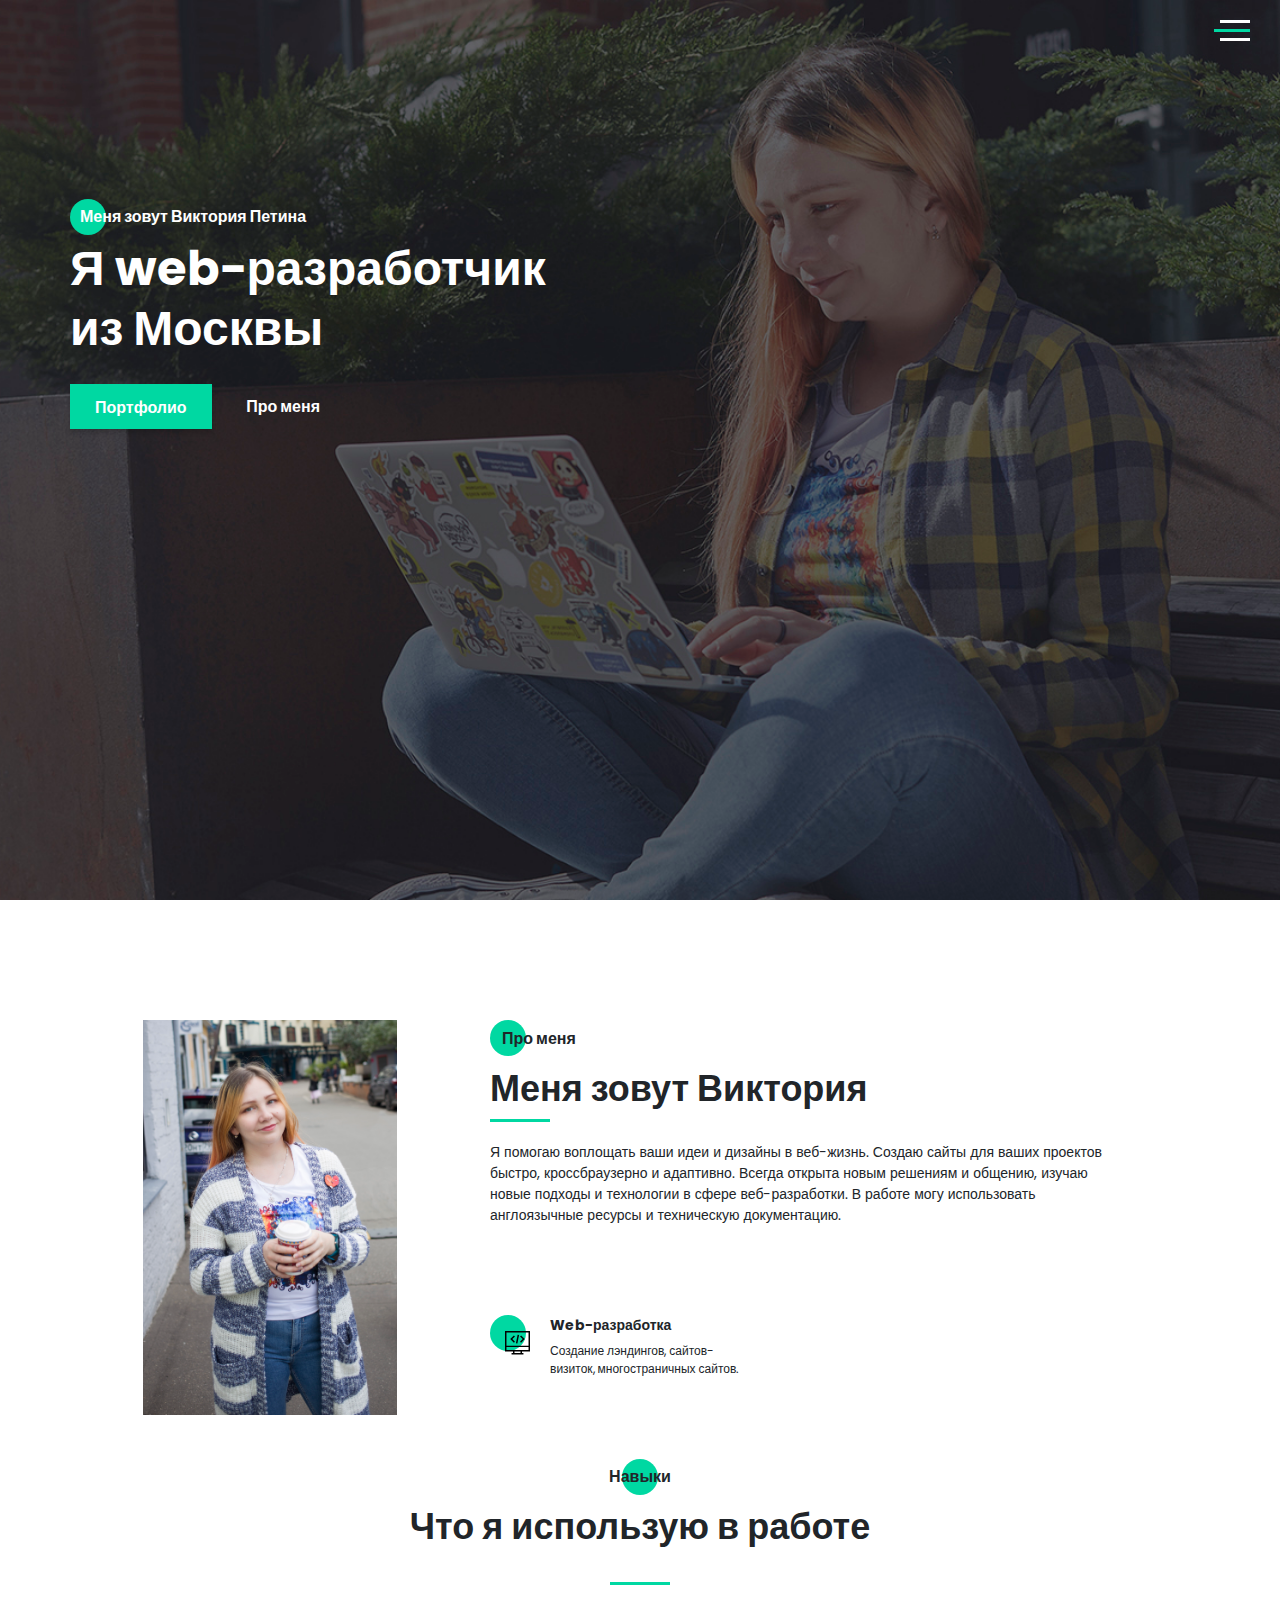
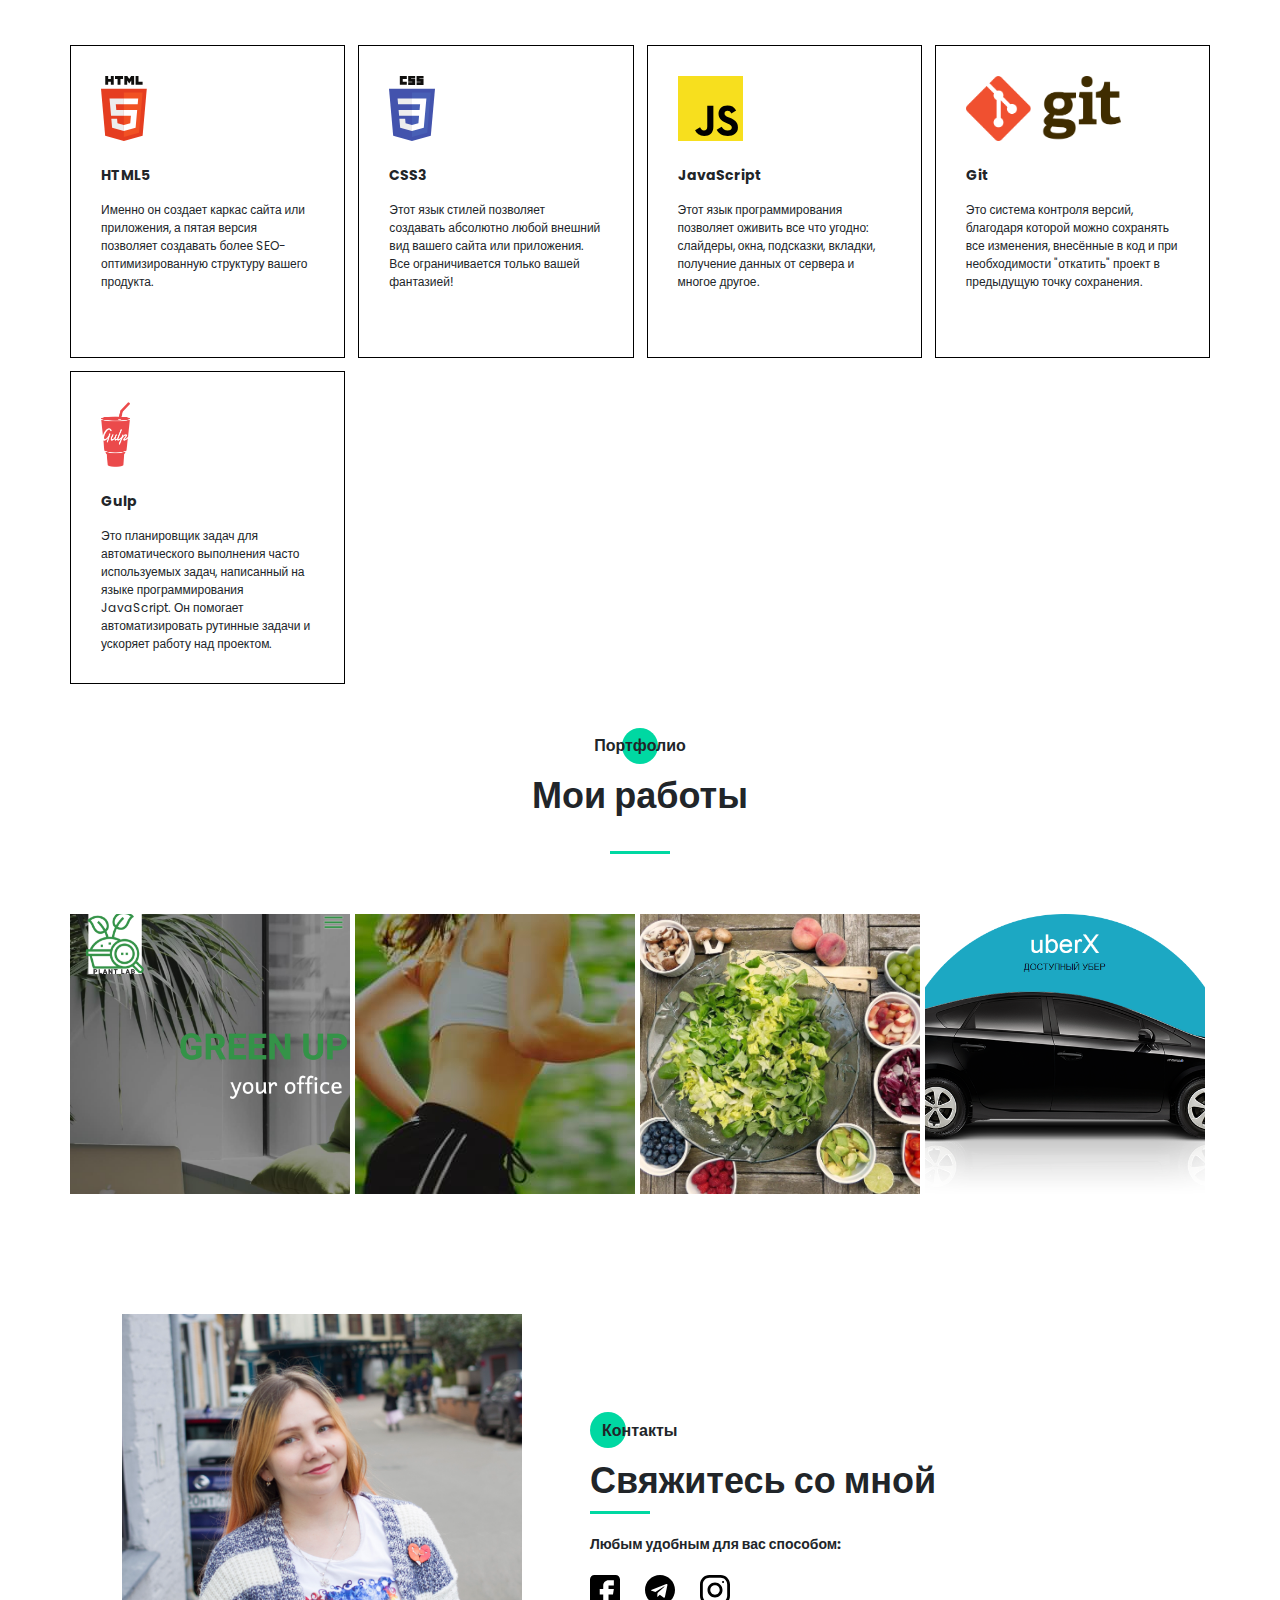
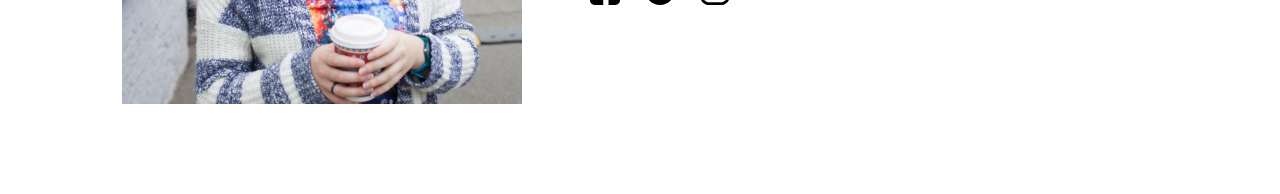
<file: index.html>
<!DOCTYPE html><html lang="ru"><head><meta charset="UTF-8"><meta name="viewport" content="width=device-width,initial-scale=1"><meta http-equiv="X-UA-Compatible" content="ie=edge"><!-- Primary Meta Tags --><title>Портфолио</title><meta name="title" content="Портфолио"><meta name="description" content="Здесь вы сможете ознакомиться с моими работами и узнать больше обо мне"><!-- Open Graph / Facebook --><meta property="og:type" content="website"><meta property="og:url" content="https://ginger-kitsune.github.io"><meta property="og:title" content="Портфолио"><meta property="og:description" content="Здесь вы сможете ознакомиться с моими работами и узнать больше обо мне"><meta property="og:image" content="https://ginger-kitsune.github.io/img/main_bg.jpg"><!-- Twitter --><meta property="twitter:card" content="summary_large_image"><meta property="twitter:url" content="https://ginger-kitsune.github.io"><meta property="twitter:title" content="Портфолио"><meta property="twitter:description" content="Здесь вы сможете ознакомиться с моими работами и узнать больше обо мне"><meta property="twitter:image" content="https://ginger-kitsune.github.io/img/main_bg.jpg"><!-- Favicon  --><link rel="apple-touch-icon" sizes="57x57" href="icons/favicon//apple-icon-57x57.png"><link rel="apple-touch-icon" sizes="60x60" href="icons/favicon//apple-icon-60x60.png"><link rel="apple-touch-icon" sizes="72x72" href="icons/favicon//apple-icon-72x72.png"><link rel="apple-touch-icon" sizes="76x76" href="icons/favicon//apple-icon-76x76.png"><link rel="apple-touch-icon" sizes="114x114" href="icons/favicon//apple-icon-114x114.png"><link rel="apple-touch-icon" sizes="120x120" href="icons/favicon//apple-icon-120x120.png"><link rel="apple-touch-icon" sizes="144x144" href="icons/favicon//apple-icon-144x144.png"><link rel="apple-touch-icon" sizes="152x152" href="icons/favicon//apple-icon-152x152.png"><link rel="apple-touch-icon" sizes="180x180" href="icons/favicon//apple-icon-180x180.png"><link rel="icon" type="image/png" sizes="192x192" href="icons/favicon//android-icon-192x192.png"><link rel="icon" type="image/png" sizes="32x32" href="icons/favicon//favicon-32x32.png"><link rel="icon" type="image/png" sizes="96x96" href="icons/favicon//favicon-96x96.png"><link rel="icon" type="image/png" sizes="16x16" href="icons/favicon//favicon-16x16.png"><link rel="manifest" href="icons/favicon//manifest.json"><meta name="msapplication-TileColor" content="#ffffff"><meta name="msapplication-TileImage" content="icons/favicon//ms-icon-144x144.png"><meta name="theme-color" content="#ffffff"><link rel="stylesheet" href="css/style.min.css"></head><body><aside class="sidepanel"><a href="http://www.facebook.com/petina.victoria" class="sidepanel__link"><svg width="20" height="20" viewBox="0 0 20 20" fill="none" xmlns="http://www.w3.org/2000/svg"><path d="M-7.46167e-07 2.92969L-1.28061e-07 17.0703C-5.74539e-08 18.6856 1.31439 20 2.92969 20L17.0703 20C18.6856 20 20 18.6856 20 17.0703L20 11.1719L12.9297 11.1719L12.9297 13.5156L9.41406 13.5156L9.41406 11.1719L7.03125 11.1719C5.09262 11.1719 3.51562 9.59488 3.51562 7.65625L3.51562 4.10156L7.03125 4.10156L7.03125 7.65625L9.41406 7.65625L9.41406 4.10156L12.9297 4.6875L12.9297 7.65625L20 7.65625L20 2.92969C20 1.31439 18.6856 -8.16774e-07 17.0703 -7.46167e-07L2.92969 -1.28061e-07C1.31439 -5.74539e-08 -8.16774e-07 1.31439 -7.46167e-07 2.92969Z" fill="black"/></svg> </a><a href="http://www.instagram.com/kitsune_in_web" class="sidepanel__link"><svg width="20" height="20" viewBox="0 0 20 20" fill="none" xmlns="http://www.w3.org/2000/svg"><path d="M-6.01032e-07 6.25L-2.73196e-07 13.75C-1.22337e-07 17.2012 2.79875 20 6.25 20L13.75 20C17.2013 20 20 17.2012 20 13.75L20 6.25C20 2.79875 17.2012 -7.51891e-07 13.75 -6.01032e-07L6.25 -2.73196e-07C2.79875 -1.22337e-07 -7.51891e-07 2.79875 -6.01032e-07 6.25ZM13.75 1.875C16.1625 1.875 18.125 3.8375 18.125 6.25L18.125 13.75C18.125 16.1625 16.1625 18.125 13.75 18.125L6.25 18.125C3.8375 18.125 1.875 16.1625 1.875 13.75L1.875 6.25C1.875 3.8375 3.8375 1.875 6.25 1.875L13.75 1.875Z" fill="black"/><path d="M5 10C5 12.7612 7.23875 15 10 15C12.7613 15 15 12.7612 15 10C15 7.23875 12.7612 5 10 5C7.23875 5 5 7.23875 5 10ZM13.125 10C13.125 11.7225 11.7225 13.125 10 13.125C8.27625 13.125 6.875 11.7225 6.875 10C6.875 8.2775 8.27625 6.875 10 6.875C11.7225 6.875 13.125 8.2775 13.125 10Z" fill="black"/><path d="M5.29123 4.625C5.29123 4.25704 4.99295 3.95875 4.62499 3.95875C4.25703 3.95875 3.95874 4.25704 3.95874 4.625C3.95874 4.99296 4.25703 5.29125 4.62499 5.29125C4.99295 5.29125 5.29123 4.99296 5.29123 4.625Z" fill="black"/></svg> </a><a href="http://github.com/ginger-kitsune" class="sidepanel__link"><svg width="19" height="20" viewBox="0 0 19 20" fill="none" xmlns="http://www.w3.org/2000/svg"><path d="M-4.37114e-07 9.99951C-1.95608e-07 15.5245 4.36167 19.9995 9.74107 19.9995C14.0457 19.9995 17.6962 17.1345 18.9832 13.162C19.0749 12.662 18.7734 12.4787 18.5148 12.4787C18.2835 12.4787 17.6706 12.487 16.8585 12.4912C17.4459 15.2728 15.5517 15.8595 15.5517 15.8595C14.4274 16.3145 14.1267 16.972 14.1267 16.972C13.5228 17.8778 13.5352 16.902 13.5352 16.902C13.603 15.8978 14.5389 15.3703 14.5389 15.3703C16.0283 14.4787 15.5979 13.0295 15.3493 12.4578C14.719 12.3678 14.2903 12.1103 14.0466 11.8245C13.8029 14.0453 12.9652 16.3795 9.23304 16.3795C8.16988 16.3795 7.30085 15.992 6.61933 15.3503C6.37316 15.4628 5.3827 15.8003 4.04116 15.2628C4.04116 15.2628 3.78012 14.4253 5.03988 12.5128C4.82345 11.7128 4.71606 10.8628 4.7111 10.0128C4.71606 9.16284 4.82345 8.31285 5.03988 7.51284C3.78012 5.61285 4.04116 4.77535 4.04116 4.77535C5.3827 4.23785 6.37316 4.57534 6.61933 4.67535C7.30085 4.03785 8.16988 3.65035 9.23304 3.65035C12.9752 3.65035 13.7987 5.98784 14.0383 8.21284C14.3307 7.86284 14.928 7.53784 15.8408 7.53784C17.1444 7.53784 18.1918 7.55034 18.5082 7.55034C18.7635 7.55034 19.0683 7.37534 18.9708 6.86284C17.692 2.86201 14.0391 -0.000488895 9.74107 -0.000488707C4.36167 -0.000488472 -6.7851e-07 4.47701 -4.37114e-07 9.99951Z" fill="black"/></svg></a><div class="sidepanel__divider"></div><div class="sidepanel__text"><span>Социальные сети</span></div></aside><div class="menu"><div class="menu__block"><div class="menu__close"><svg width="29" height="30" viewBox="0 0 29 30" fill="none" xmlns="http://www.w3.org/2000/svg"><path d="M17.1568 14.5231L28.4489 3.23075C29.1837 2.49623 29.1837 1.30861 28.4489 0.574085C27.7144 -0.160437 26.5267 -0.160437 25.7922 0.574085L14.4998 11.8665L3.20781 0.574085C2.47295 -0.160437 1.28567 -0.160437 0.551149 0.574085C-0.183716 1.30861 -0.183716 2.49623 0.551149 3.23075L11.8432 14.5231L0.551149 25.8155C-0.183716 26.55 -0.183716 27.7376 0.551149 28.4721C0.917206 28.8385 1.39852 29.0226 1.87948 29.0226C2.36045 29.0226 2.84141 28.8385 3.20781 28.4721L14.4998 17.1798L25.7922 28.4721C26.1586 28.8385 26.6396 29.0226 27.1205 29.0226C27.6015 29.0226 28.0825 28.8385 28.4489 28.4721C29.1837 27.7376 29.1837 26.55 28.4489 25.8155L17.1568 14.5231Z" fill="black"/></svg></div><nav><ul class="menu__list"><li class="menu__link"><a href="#about">Про меня</a></li><li class="menu__link"><a href="#skills">Мои навыки</a></li><li class="menu__link"><a href="#portfolio">Мои работы</a></li><li class="menu__link"><a href="#contacts">Контакты</a></li></ul></nav><div class="menu__social"><a href="http://github.com/ginger-kitsune"><svg width="20" height="19" viewBox="0 0 20 19" fill="none" xmlns="http://www.w3.org/2000/svg"><path d="M10 0C4.475 0 0 4.36167 0 9.74107C0 14.0457 2.865 17.6962 6.8375 18.9832C7.3375 19.0749 7.52083 18.7734 7.52083 18.5148C7.52083 18.2835 7.5125 17.6706 7.50833 16.8585C4.72667 17.4459 4.14 15.5517 4.14 15.5517C3.685 14.4274 3.0275 14.1267 3.0275 14.1267C2.12167 13.5228 3.0975 13.5352 3.0975 13.5352C4.10167 13.603 4.62917 14.5389 4.62917 14.5389C5.52083 16.0283 6.97 15.5979 7.54167 15.3493C7.63167 14.719 7.88917 14.2903 8.175 14.0466C5.95417 13.8029 3.62 12.9652 3.62 9.23304C3.62 8.16988 4.0075 7.30085 4.64917 6.61934C4.53667 6.37317 4.19917 5.3827 4.73667 4.04116C4.73667 4.04116 5.57417 3.78012 7.48667 5.03988C8.28667 4.82345 9.13667 4.71606 9.98667 4.7111C10.8367 4.71606 11.6867 4.82345 12.4867 5.03988C14.3867 3.78012 15.2242 4.04116 15.2242 4.04116C15.7617 5.3827 15.4242 6.37317 15.3242 6.61934C15.9617 7.30085 16.3492 8.16988 16.3492 9.23304C16.3492 12.9752 14.0117 13.7987 11.7867 14.0383C12.1367 14.3307 12.4617 14.928 12.4617 15.8408C12.4617 17.1444 12.4492 18.1918 12.4492 18.5082C12.4492 18.7635 12.6242 19.0683 13.1367 18.9708C17.1375 17.692 20 14.0391 20 9.74107C20 4.36167 15.5225 0 10 0Z" fill="#212121"/></svg> </a><a href="http://www.instagram.com/kitsune_in_web"><svg width="20" height="20" viewBox="0 0 20 20" fill="none" xmlns="http://www.w3.org/2000/svg"><path d="M13.7495 0L6.24951 0C2.79826 0 -0.000488281 2.79875 -0.000488281 6.25L-0.000488281 13.75C-0.000488281 17.2013 2.79826 20 6.24951 20L13.7495 20C17.2008 20 19.9995 17.2013 19.9995 13.75L19.9995 6.25C19.9995 2.79875 17.2008 0 13.7495 0ZM18.1245 13.75C18.1245 16.1625 16.162 18.125 13.7495 18.125L6.24951 18.125C3.83701 18.125 1.87451 16.1625 1.87451 13.75L1.87451 6.25C1.87451 3.8375 3.83701 1.875 6.24951 1.875L13.7495 1.875C16.162 1.875 18.1245 3.8375 18.1245 6.25L18.1245 13.75Z" fill="black"/><path d="M9.99951 5C7.23826 5 4.99951 7.23875 4.99951 10C4.99951 12.7613 7.23826 15 9.99951 15C12.7608 15 14.9995 12.7613 14.9995 10C14.9995 7.23875 12.7608 5 9.99951 5ZM9.99951 13.125C8.27701 13.125 6.87451 11.7225 6.87451 10C6.87451 8.27625 8.27701 6.875 9.99951 6.875C11.722 6.875 13.1245 8.27625 13.1245 10C13.1245 11.7225 11.722 13.125 9.99951 13.125Z" fill="black"/><path d="M15.3745 5.29123C15.7425 5.29123 16.0408 4.99295 16.0408 4.62499C16.0408 4.25703 15.7425 3.95874 15.3745 3.95874C15.0065 3.95874 14.7083 4.25703 14.7083 4.62499C14.7083 4.99295 15.0065 5.29123 15.3745 5.29123Z" fill="black"/></svg> </a><a href="http://www.facebook.com/petina.victoria"><svg width="20" height="20" viewBox="0 0 20 20" fill="none" xmlns="http://www.w3.org/2000/svg"><path d="M17.0698 0L2.9292 0C1.3139 0 -0.000488281 1.31439 -0.000488281 2.92969L-0.000488281 17.0703C-0.000488281 18.6856 1.3139 20 2.9292 20L8.82764 20L8.82764 12.9297L6.48389 12.9297L6.48389 9.41406L8.82764 9.41406L8.82764 7.03125C8.82764 5.09262 10.4046 3.51563 12.3433 3.51563L15.8979 3.51563L15.8979 7.03125L12.3433 7.03125L12.3433 9.41406L15.8979 9.41406L15.312 12.9297L12.3433 12.9297L12.3433 20L17.0698 20C18.6851 20 19.9995 18.6856 19.9995 17.0703L19.9995 2.92969C19.9995 1.31439 18.6851 0 17.0698 0Z" fill="black"/></svg></a></div></div><div class="menu__overlay"></div></div><section class="promo"><div class="hamburger"><span></span> <span class="long"></span> <span></span></div><div class="container"><div class="title title_fz-16 promo__subtitle">Меня зовут Виктория Петина</div><h1 class="title title_fz-48 promo__title">Я web-разработчик из Москвы</h1><div class="promo__buttons"><a href="#portfolio" class="promo__link btn">Портфолио</a> <a href="#about" class="promo__link">Про меня</a></div></div></section><section id="about" class="about"><div class="container"><div class="about__wrapper"><div class="about__photo"><picture><source media="(max-width: 576px)" srcset="img/main_photo-min.jpg"><source media="(min-width: 577px)" srcset="img/main_photo.jpg"><img src="img/main_photo.jpg" alt="It's me"></picture></div><div class="about__descr"><h2 class="title title_fz-16 about__title">Про меня</h2><div class="title title_fz-36">Меня зовут Виктория</div><div class="divider"></div><p class="about__text">Я помогаю воплощать ваши идеи и дизайны в веб-жизнь. Создаю сайты для ваших проектов быстро, кроссбраузерно и адаптивно. Всегда открыта новым решениям и общению, изучаю новые подходы и технологии в сфере веб-разработки. В работе могу использовать англоязычные ресурсы и техническую документацию.</p></div><div class="about__skills"><div class="about__skill"><div class="about__skill-circle"><img src="icons/about_me/web_development.svg" alt="web-dev"></div><div><div class="title title_fz-14">Web-разработка</div><div class="about__skills-text">Создание лэндингов, сайтов-визиток, многостраничных сайтов.</div></div></div><!-- <div class="about__skill">
						<div class="about__skill-circle">
							<img src="icons/about_me/mobile_dev.svg" alt="web-dev">
						</div>					
						<div>
							<div class="title title_fz-14">Разработка приложений</div>
							<div class="about__skills-text">
								Lorem ipsum dolor sit amet consectetur adipisicing elit.  si
							</div>
						</div>
					</div>
					<div class="about__skill">
						<div class="about__skill-circle">
							<img src="icons/about_me/design.svg" alt="web-dev">
						</div>					
						<div>
							<div class="title title_fz-14">UI/UX Design</div>
							<div class="about__skills-text">
								Lorem ipsum dolor sit amet consectetur adipisicing elit. Culpa nostrum quam quibusdam, eum saepe ull
							</div>	
						</div>
					</div> --></div></div></div></section><!-- <section class="resume">
		<div class="container">
			<h2 class="title title_fz-16 title__section-title">Опыт</h2>
			<div class="title title_fz-36 title__section-subtitle">Чем я буду полезна</div>
			<div class="divider"></div>

			<div class="resume__wrapper">
				<div class="resume__column">
					<h3 class="title title_fz-20 resume__column-title">Образование</h3>
					<ul>
						<li>
							<div class="resume__item">
								<div class="resume__item-head">
									<div class="resume__item-icon">
										<img src="icons/experience/university.svg" alt="university">
									</div>
									<h4 class="title title_fz-14">Российский Университет Дружбы Народов</h4>
									<div class="resume__item-location"> Диплом бакалавра | Москва (2010-2014)</div>
								</div>
								<div class="resume__item-body">
									Lorem ipsum dolor, sit amet consectetur adipisicing elit. Necessitatibus esse atque illo. Laboriosam dolorum, corporis laudantium placeat esse totam vero earum voluptatibus ipsum labore reiciendis.
								</div>
							</div>
						</li>
						<li>
							<div class="resume__item">
								<div class="resume__item-head">
									<div class="resume__item-icon">
										<img src="icons/experience/courses.svg" alt=courses>
									</div>
									<h4 class="title title_fz-14">Udemy</h4>
									<div class="resume__item-location"> Курсы по Web-разработке</div>
								</div>
								<div class="resume__item-body">
									Lorem ipsum dolor, sit amet consectetur adipisicing elit. Necessitatibus esse atque illo. Laboriosam dolorum, corporis laudantium placeat esse totam vero earum voluptatibus ipsum labore reiciendis.
								</div>
							</div>
						</li>
					</ul>
				</div>
				<div class="resume__column">
					<h3 class="title title_fz-20 resume__column-title">Опыт работы</h3>
					<ul>
						<li>
							<div class="resume__item">
								<div class="resume__item-head">
									<div class="resume__item-icon">
										<img src="icons/experience/developer.svg" alt="experience">
									</div>
									<h4 class="title title_fz-14">Front-End Developer</h4>
									<div class="resume__item-location">Фриланс</div>
								</div>
								<div class="resume__item-body">
									Lorem ipsum dolor, sit amet consectetur adipisicing elit. Necessitatibus esse atque illo. Laboriosam dolorum, corporis laudantium placeat esse totam vero earum voluptatibus ipsum labore reiciendis.
								</div>
							</div>
						</li>
					</ul>
				</div>
				</div>
			</div>
		</div>
	</section> --><section id="skills" class="skills"><div class="container"><h2 class="title title_fz-16 title__section-title">Навыки</h2><div class="title title_fz-36 title__section-subtitle">Что я использую в работе</div><div class="divider"></div><div class="skills__wrapper"><div class="skills__item"><div class="skills__item-icon"><img src="icons/skills/html5.svg" alt="html5"></div><div class="title title_fz-14 skills__item-title">HTML5</div><div class="skills__item-descr">Именно он создает каркас сайта или приложения, а пятая версия позволяет создавать более SEO-оптимизированную структуру вашего продукта.</div></div><div class="skills__item"><div class="skills__item-icon"><img src="icons/skills/css3.svg" alt="css3"></div><div class="title title_fz-14 skills__item-title">CSS3</div><div class="skills__item-descr">Этот язык стилей позволяет создавать абсолютно любой внешний вид вашего сайта или приложения. Все ограничивается только вашей фантазией!</div></div><div class="skills__item"><div class="skills__item-icon"><img src="icons/skills/js.svg" alt="javascript"></div><div class="title title_fz-14 skills__item-title">JavaScript</div><div class="skills__item-descr">Этот язык программирования позволяет оживить все что угодно: слайдеры, окна, подсказки, вкладки, получение данных от сервера и многое другое.</div></div><!-- <div class="skills__item">
					<div class="skills__item-icon"><img src="icons/skills/react.svg" alt=""></div>
					<div class="title title_fz-14 skills__item-title">React</div>
					<div class="skills__item-descr">Эта библиотека позволяет создавать web-приложения. С ее помощью можно создать максимально интерактивный продукт именно под ваши цели</div>
				</div> --><div class="skills__item"><div class="skills__item-icon"><img src="icons/skills/git.png" alt=""></div><div class="title title_fz-14 skills__item-title">Git</div><div class="skills__item-descr">Это система контроля версий, благодаря которой можно сохранять все изменения, внесённые в код и при необходимости "откатить" проект в предыдущую точку сохранения.</div></div><div class="skills__item"><div class="skills__item-icon"><img src="icons/skills/gulp.png" alt=""></div><div class="title title_fz-14 skills__item-title">Gulp</div><div class="skills__item-descr">Это планировщик задач для автоматического выполнения часто используемых задач, написанный на языке программирования JavaScript. Он помогает автоматизировать рутинные задачи и ускоряет работу над проектом.</div></div></div><!-- <div class="skills__percents">
				<div class="skills__percents-item">
					<div class="title title_fz-14 skills__percents-title">Создание сайтов</div>
					<div class="skills__percents-counter">80%</div>
					<div class="skills__percents-line">
						<span></span>
					</div>
				</div>
				<div class="skills__percents-item">
					<div class="title title_fz-14 skills__percents-title">Создание приложений</div>
					<div class="skills__percents-counter">20%</div>
					<div class="skills__percents-line">
						<span></span>
					</div>
				</div>
				<div class="skills__percents-item">
					<div class="title title_fz-14 skills__percents-title">Работа с данными</div>
					<div class="skills__percents-counter">70%</div>
					<div class="skills__percents-line">
						<span></span>
					</div>
				</div>
				<div class="skills__percents-item">
					<div class="title title_fz-14 skills__percents-title">Креативность</div>
					<div class="skills__percents-counter">90%</div>
					<div class="skills__percents-line">
						<span></span>
					</div>
				</div>
				<div class="skills__percents-item">
					<div class="title title_fz-14 skills__percents-title">Создание дизайна</div>
					<div class="skills__percents-counter">50%</div>
					<div class="skills__percents-line">
						<span></span>
					</div>
				</div>
				<div class="skills__percents-item">
					<div class="title title_fz-14 skills__percents-title">Soft skills</div>
					<div class="skills__percents-counter">90%</div>
					<div class="skills__percents-line">
						<span></span>
					</div>
					</div>
				</div>
			</div> --></div></section><section id="portfolio" class="portfolio"><div class="container"><h2 class="title title_fz-16 title__section-title">Портфолио</h2><div class="title title_fz-36 title__section-subtitle">Мои работы</div><div class="divider"></div><div class="portfolio__wrapper"><a href="/plant_lab" class="portfolio__item"><img src="img/works/plant_lab.png" alt="plant lab"> </a><a href="/pulse" class="portfolio__item"><img src="img/works/pulse.jpg" alt="pulse"> </a><a href="/healthy_you" class="portfolio__item"><img src="img/works/healthy_you.jpg" alt="healthy_you"> </a><!-- <a href="#" class="portfolio__item vertical">
					<img src="img/works/food.png" alt="food">
				</a> --> <a href="/uber_student" class="portfolio__item"><img src="img/works/car-uberx.png" alt="uber"> </a><!-- <a href="#" class="portfolio__item horizontal">
					<img src="img/works/healthy_you.jpg" alt="healthy_you">
				</a> --></div></div></section><!-- <section class="pricelist">
		<div class="container">
			<h2 class="title title_fz-16 title__section-title">Прайс-лист</h2>
			<div class="divider"></div>
			<div class="pricelist__wrapper">
				<div class="pricelist__item">
					<div class="title title_fz-14">Landing-page</div>
					<div class="pricelist__price"> от 8000 руб.</div>
					<div class="pricelist__descr">Одностраничный сайт для презентации услуг/товаров/...</div>
				</div>
				<div class="pricelist__item">
					<div class="title title_fz-14">Корпоративный сайт</div>
					<div class="pricelist__price"> от 20000 руб.</div>
					<div class="pricelist__descr">Сайт для вашего бизнеса или компании</div>
				</div>
				<div class="pricelist__item">
					<div class="title title_fz-14">Интернет-магазин</div>
					<div class="pricelist__price"> от 30000 руб.</div>
					<div class="pricelist__descr">Инструмент для ваших продаж в сети</div>
				</div>
				<div class="pricelist__item">
					<div class="title title_fz-14">Web-приложение</div>
					<div class="pricelist__price"> от 28000 руб.</div>
					<div class="pricelist__descr">Приложение внутри браузера для большего комфорта</div>
				</div>
				<div class="pricelist__item">
					<div class="title title_fz-14">Android/IOS Приложение</div>
					<div class="pricelist__price"> от 25000 руб.</div>
					<div class="pricelist__descr">Приложение для смартфона на любой ОС</div>
				</div>
				<div class="pricelist__item">
					<div class="title title_fz-14">Дизайн</div>
					<div class="pricelist__price"> Индивидуально</div>
					<div class="pricelist__descr">Создам дизайн для вашего сайта/приложения...</div>
				</div>
			</div>
		</div>
	</section> --><section id="contacts" class="contacts"><div class="container"><div class="contacts__wrapper"><div class="contacts__photo"><img src="img/main_photo-min.jpg" alt="It's me"></div><div class="contacts__descr"><h2 class="title title_fz-16 contacts__title">Контакты</h2><div class="title title_fz-36">Свяжитесь со мной</div><div class="divider"></div><div class="title title_fz-14 contacts__text">Любым удобным для вас способом:</div><div class="contacts__social"><a href="https://www.facebook.com/petina.victoria" class="contacts__link"><img src="icons/social/facebook.svg" alt="Facebook"></a><a href="http://t.me/gingerKitsune" class="contacts__link"><img src="icons/social/telegram.svg" alt="Telegram"></a><a href="http://www.instagram.com/kitsune_in_web" class="contacts__link"><img src="icons/social/instagram.svg" alt="Instagram"></a></div><!-- <div class="title title_fz-14 contacts__text">
						Или оставьте ваши данные и я сама вам напишу:
					</div> --><!-- <form action="#" class="contacts__form">
						<div class="contacts__input">
							<input required name="name" id="name" type="text">
							<label for="name">Ваше имя</label>
						</div>
						<div class="contacts__input">
							<input required name="email" id="email" type="email">
							<label for="email">Ваша почта</label>
						</div>
						<div class="contacts__textarea">
							<textarea name="text" id="text"></textarea>
							<label for="text">Ваше сообщение</label>
						</div>
						<div class="contacts__triggers">
							<button class="contacts__btn btn">Отправить сообщение</button>
							<div class="contacts__policy">
								<input required type="checkbox">
								<span>Я согласен(а) с <a href="/policy.html">политикой конфиденциальности</a></span>
							</div>
						</div>
					</form> --></div></div></div></section><script src="js/script.js"></script></body></html>
</file>
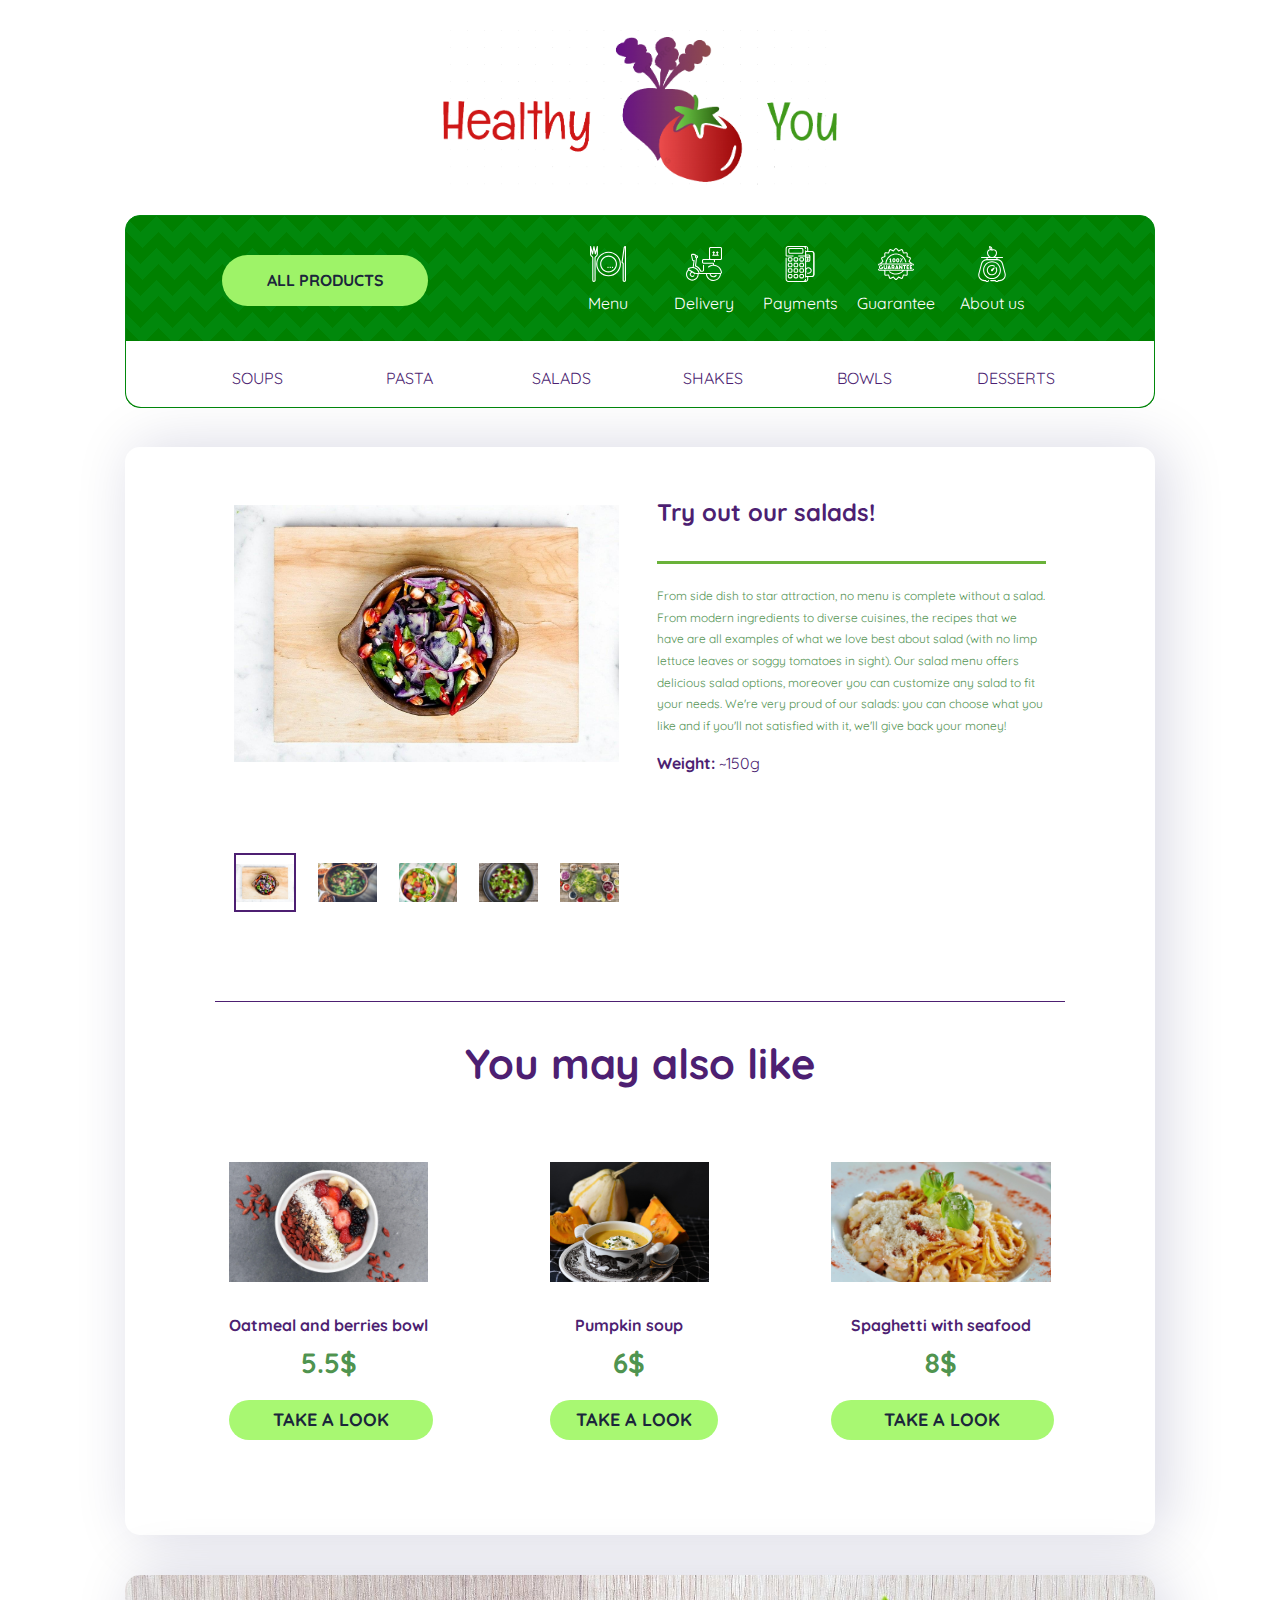
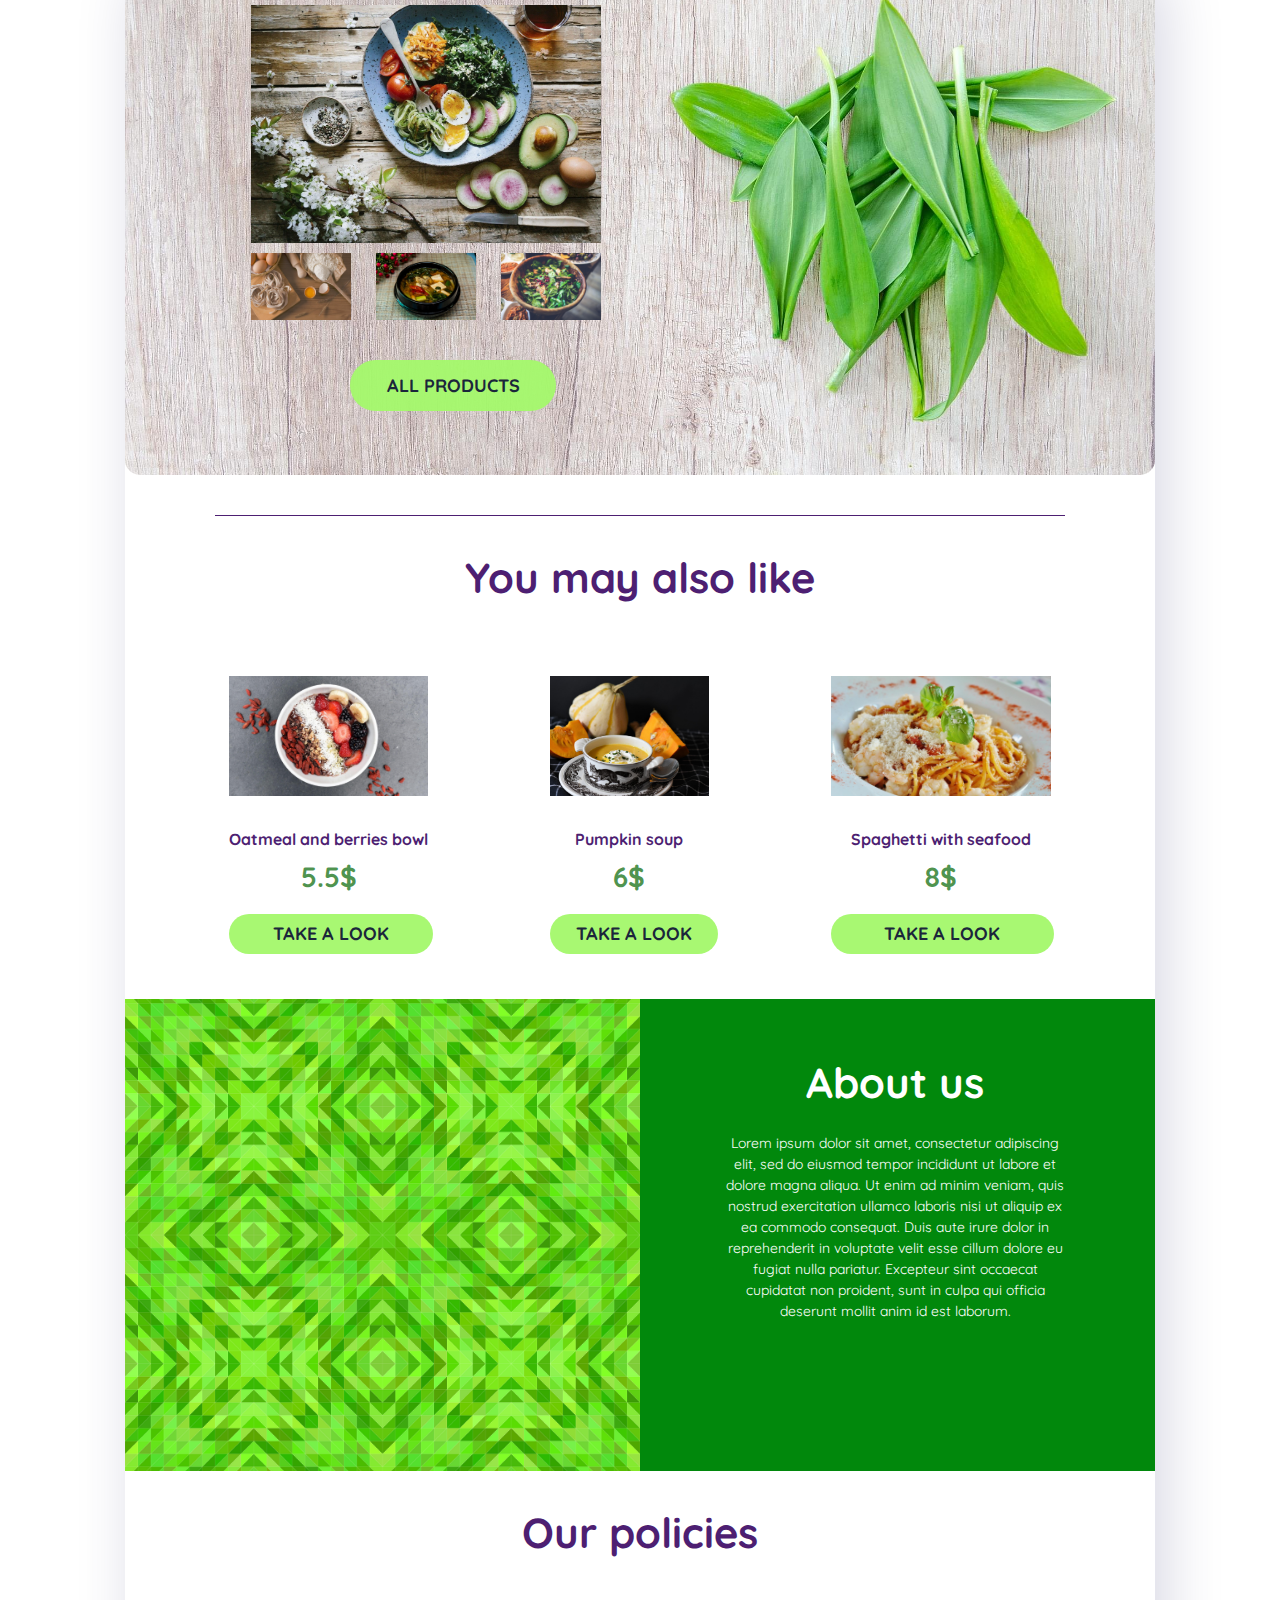
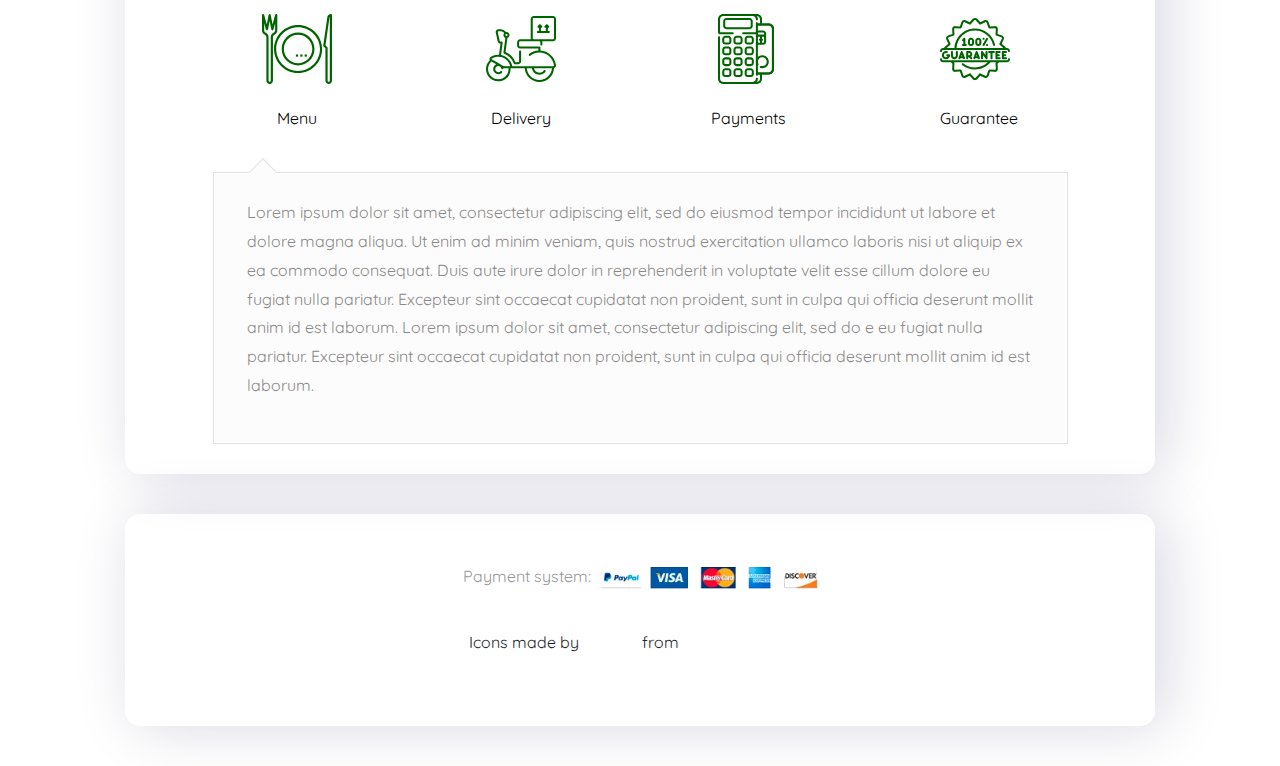
<file: healthy_you/index.html>
<!DOCTYPE html><html lang="en"><head><meta charset="UTF-8"><meta name="viewport" content="width=device-width,initial-scale=1"><title>Healthy You</title><link rel="stylesheet" href="css/style.min.css"></head><body><header class="header"><div class="container"><img src="img/logo__big.png" alt="logo" class="header__logo"><div class="header__menu"><a href="#" class="btn btn-all">All products</a><nav class="header__nav"><ul><li><a href="#menu"><img src="icons/menu.svg" alt="Menu">Menu</a></li><li><a href="#delivery"><img src="icons/032-delivery.svg" alt="Delivery">Delivery</a></li><li><a href="#payment"><img src="icons/033-payment method.svg" alt="Payments">Payments</a></li><li><a href="#warranties"><img src="icons/035-guarantee.svg" alt="Guarantee">Guarantee</a></li><li><a href="#about"><img src="icons/044-kitchen scale.svg" alt="About">About us</a></li></ul></nav></div><div class="header__category"><div class="header__tabs"><a href="#">Soups</a><div class="header__tab">We have different kinds of soups from Italian, Asian and Russian cuisine</div></div><div class="header__tabs"><a href="#">Pasta</a><div class="header__tab">All you need is pasta? Well, we can handle with it ;)</div></div><div class="header__tabs"><a href="#">Salads</a><div class="header__tab">Try our salad menu and you'll get a healthy and bright dish made with love and care</div></div><div class="header__tabs"><a href="#">Shakes</a><div class="header__tab">Want something light? We can offer you shakes from natural fruits, berries and vegetables!</div></div><div class="header__tabs"><a href="#">Bowls</a><div class="header__tab">You can create your own bowl with your favourite food</div></div><div class="header__tabs"><a href="#">Desserts</a><div class="header__tab">Fresh fruits, quality dairy products and lots of love</div></div></div></div></header><section class="promo"><div class="container"><div class="promo__card"><div class="slider"><div class="slider__back"></div><input class="slider__radio" name="radiogal" type="radio" id="radiogal1" checked="checked"><div class="slider__item"><img class="slider__img slider__img_item" src="img/salad-1.jpg" alt="salad-1"></div><label class="slider__view" for="radiogal1"><img class="slider__img" src="img/salad-1.jpg" alt="salad-1_preview"></label> <input class="slider__radio" name="radiogal" type="radio" id="radiogal2"><div class="slider__item"><img class="slider__img slider__img_item" src="img/salad-2.jpg" alt="salad-2"></div><label class="slider__view" for="radiogal2"><img class="slider__img" src="img/salad-2.jpg" alt="salad-2_preview"></label> <input class="slider__radio" name="radiogal" type="radio" id="radiogal3"><div class="slider__item"><img class="slider__img slider__img_item" src="img/salad-3.jpg" alt="salad-3"></div><label class="slider__view" for="radiogal3"><img class="slider__img" src="img/salad-3.jpg" alt="salad-3_preview"></label> <input class="slider__radio" name="radiogal" type="radio" id="radiogal4"><div class="slider__item"><img class="slider__img slider__img_item" src="img/salad-4.jpg" alt="salad-4"></div><label class="slider__view" for="radiogal4"><img class="slider__img" src="img/salad-4.jpg" alt="salad-4_preview"></label> <input class="slider__radio" name="radiogal" type="radio" id="radiogal5"><div class="slider__item"><img class="slider__img slider__img_item" src="img/salad-5.jpg" alt="salad-5"></div><label class="slider__view" for="radiogal5"><img class="slider__img" src="img/salad-5.jpg" alt="salad-5_preview"></label></div><div class="promo__descr"><h3 class="promo__title">Try out our salads!</h3><p>From side dish to star attraction, no menu is complete without a salad. From modern ingredients to diverse cuisines, the recipes that we have are all examples of what we love best about salad (with no limp lettuce leaves or soggy tomatoes in sight). Our salad menu offers delicious salad options, moreover you can customize any salad to fit your needs. We're very proud of our salads: you can choose what you like and if you'll not satisfied with it, we'll give back your money!</p><strong>Weight:</strong> ~150g</div></div><div class="also"><h2 class="title">You may also like</h2><div class="also__goods"><div class="also__good"><div class="also__img"><img src="img/oatmeal_bowl.jpg" alt="oatmeal_bowl"></div><div class="also__subtitle">Oatmeal and berries bowl</div><div class="also__price">5.5$</div><a href="#" class="btn btn-look">take a look</a></div><div class="also__good"><div class="also__img"><img src="img/pumpkin-soup.jpg" alt="pumpkin-soup"></div><div class="also__subtitle">Pumpkin soup</div><div class="also__price">6$</div><a href="#" class="btn btn-look">take a look</a></div><div class="also__good"><div class="also__img"><img src="img/pasta.jpg" alt="pasta"></div><div class="also__subtitle">Spaghetti with seafood</div><div class="also__price">8$</div><a href="#" class="btn btn-look">take a look</a></div></div></div></div></section><section class="about"><div class="container"><div class="about__products"><img src="img/salad-6.jpg" alt="salad"><div class="about__product"><img src="img/pasta-1.jpg" alt="pasta"> <img src="img/miso-soup.jpg" alt="miso-soup"> <img src="img/salad-2.jpg" alt="salad"></div><a href="#" class="btn btn-all btn-center">All products</a></div><div class="also"><h2 class="title">You may also like</h2><div class="also__goods"><div class="also__good"><div class="also__img"><img src="img/oatmeal_bowl.jpg" alt="oatmeal_bowl"></div><div class="also__subtitle">Oatmeal and berries bowl</div><div class="also__price">5.5$</div><a href="#" class="btn btn-look">take a look</a></div><div class="also__good"><div class="also__img"><img src="img/pumpkin-soup.jpg" alt="pumpkin-soup"></div><div class="also__subtitle">Pumpkin soup</div><div class="also__price">6$</div><a href="#" class="btn btn-look">take a look</a></div><div class="also__good"><div class="also__img"><img src="img/pasta.jpg" alt="pasta"></div><div class="also__subtitle">Spaghetti with seafood</div><div class="also__price">8$</div><a href="#" class="btn btn-look">take a look</a></div></div></div><div id="about" class="about__descr"><h2 class="title title-white">About us</h2>Lorem ipsum dolor sit amet, consectetur adipiscing elit, sed do eiusmod tempor incididunt ut labore et dolore magna aliqua. Ut enim ad minim veniam, quis nostrud exercitation ullamco laboris nisi ut aliquip ex ea commodo consequat. Duis aute irure dolor in reprehenderit in voluptate velit esse cillum dolore eu fugiat nulla pariatur. Excepteur sint occaecat cupidatat non proident, sunt in culpa qui officia deserunt mollit anim id est laborum.</div><div class="about__policies"><div class="title">Our policies</div><div class="tabs"><ul class="tabs__nav"><li><a href="#menu"><img src="icons/menu copy.svg" alt="Menu">Menu</a></li><li><a href="#delivery"><img src="icons/032-delivery copy.svg" alt="Delivery">Delivery</a></li><li><a href="#payment"><img src="icons/033-payment method copy.svg" alt="Payments">Payments</a></li><li><a href="#warranties"><img src="icons/035-guarantee copy.svg" alt="Guarantee">Guarantee</a></li></ul><div class="tabs__content"><ul><li id="menu">Lorem ipsum dolor sit amet, consectetur adipiscing elit, sed do eiusmod tempor incididunt ut labore et dolore magna aliqua. Ut enim ad minim veniam, quis nostrud exercitation ullamco laboris nisi ut aliquip ex ea commodo consequat. Duis aute irure dolor in reprehenderit in voluptate velit esse cillum dolore eu fugiat nulla pariatur. Excepteur sint occaecat cupidatat non proident, sunt in culpa qui officia deserunt mollit anim id est laborum. Lorem ipsum dolor sit amet, consectetur adipiscing elit, sed do e eu fugiat nulla pariatur. Excepteur sint occaecat cupidatat non proident, sunt in culpa qui officia deserunt mollit anim id est laborum.</li><li id="delivery">Lorem ipsum dolor sit amet, consectetur adipiscing elit, sed do eiusmod tempor incididunt ut labore et dolore magna aliqua. Ut enim ad minim veniam, quis nostrud exercitation ullamco laboris nisi ut aliquip ex ea commodo consequat. Duis aute irure dolor in reprehenderit in voluptate velit esse cillum dolore eu fugiat nulla pariatur. Excepteur sint occaecat cupidatat non proident, sunt in culpa qui officia deserunt mollit anim id est laborum. Lorem ipsum dolor sit amet, consectetur adipiscing elit, sed do eiusmod tempor incididunt ut labore et dolore magna aliqua.</li><li id="payment">Lorem ipsum dolor sit amet, consectetur adipiscing elit, sed do eiusmod tempor incididunt ut labore et dolore magna aliqua. Ut enim ad minim veniam, quis nostrud exercitation ullamco laboris nisi ut aliquip ex ea commodo consequat.</li><li id="warranties">Lorem ipsum dolor sit amet, consectetur adipiscing elit, sed do eiusmod tempor incididunt ut labore et dolore magna aliqua. Ut enim ad minim veniam, quis nostrud exercitation ullamco laboris nisi ut aliquip ex ea commodo consequat. Duis aute irure dolor in reprehenderit in voluptate velit esse cillum dolore eu fugiat nulla pariatur. Excepteur sint occaecat cupidatat non proiduat. Duis aute irure dolor in reprehenderit in voluptate velit esse cillum dolore eu fugiat nulla pariatur. Excepteur sint occaecat cupidatat non proident, sunt in culpa qui officia deserunt mollit anim id est laborum.</li></ul></div></div></div></div></section><footer class="footer"><div class="container"><div class="footer__payment">Payment system: <img src="img/payment_system.png" alt="payment_system"></div><div class="footer__copyright">Icons made by <a href="https://www.flaticon.com/authors/freepik" title="Freepik">Freepik</a> from <a href="https://www.flaticon.com/" title="Flaticon">www.flaticon.com</a></div></div></footer></body></html>
</file>
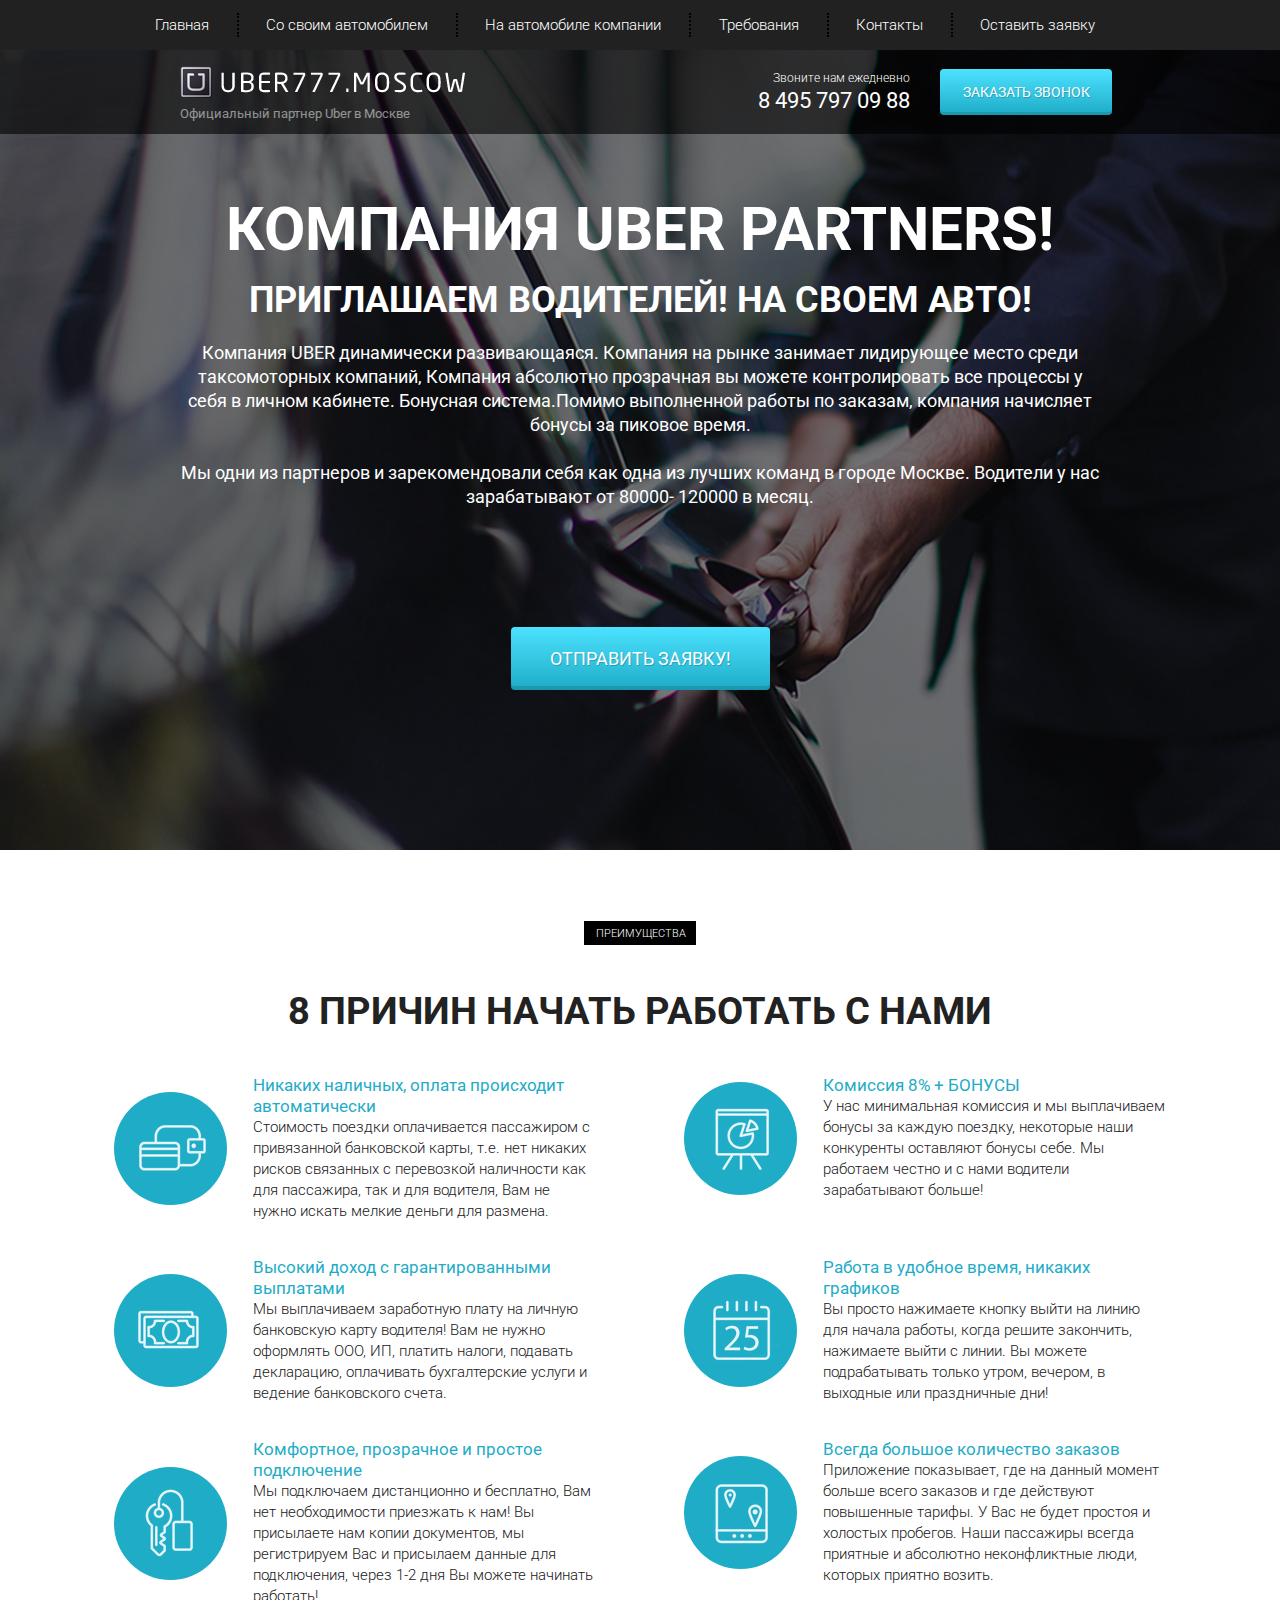
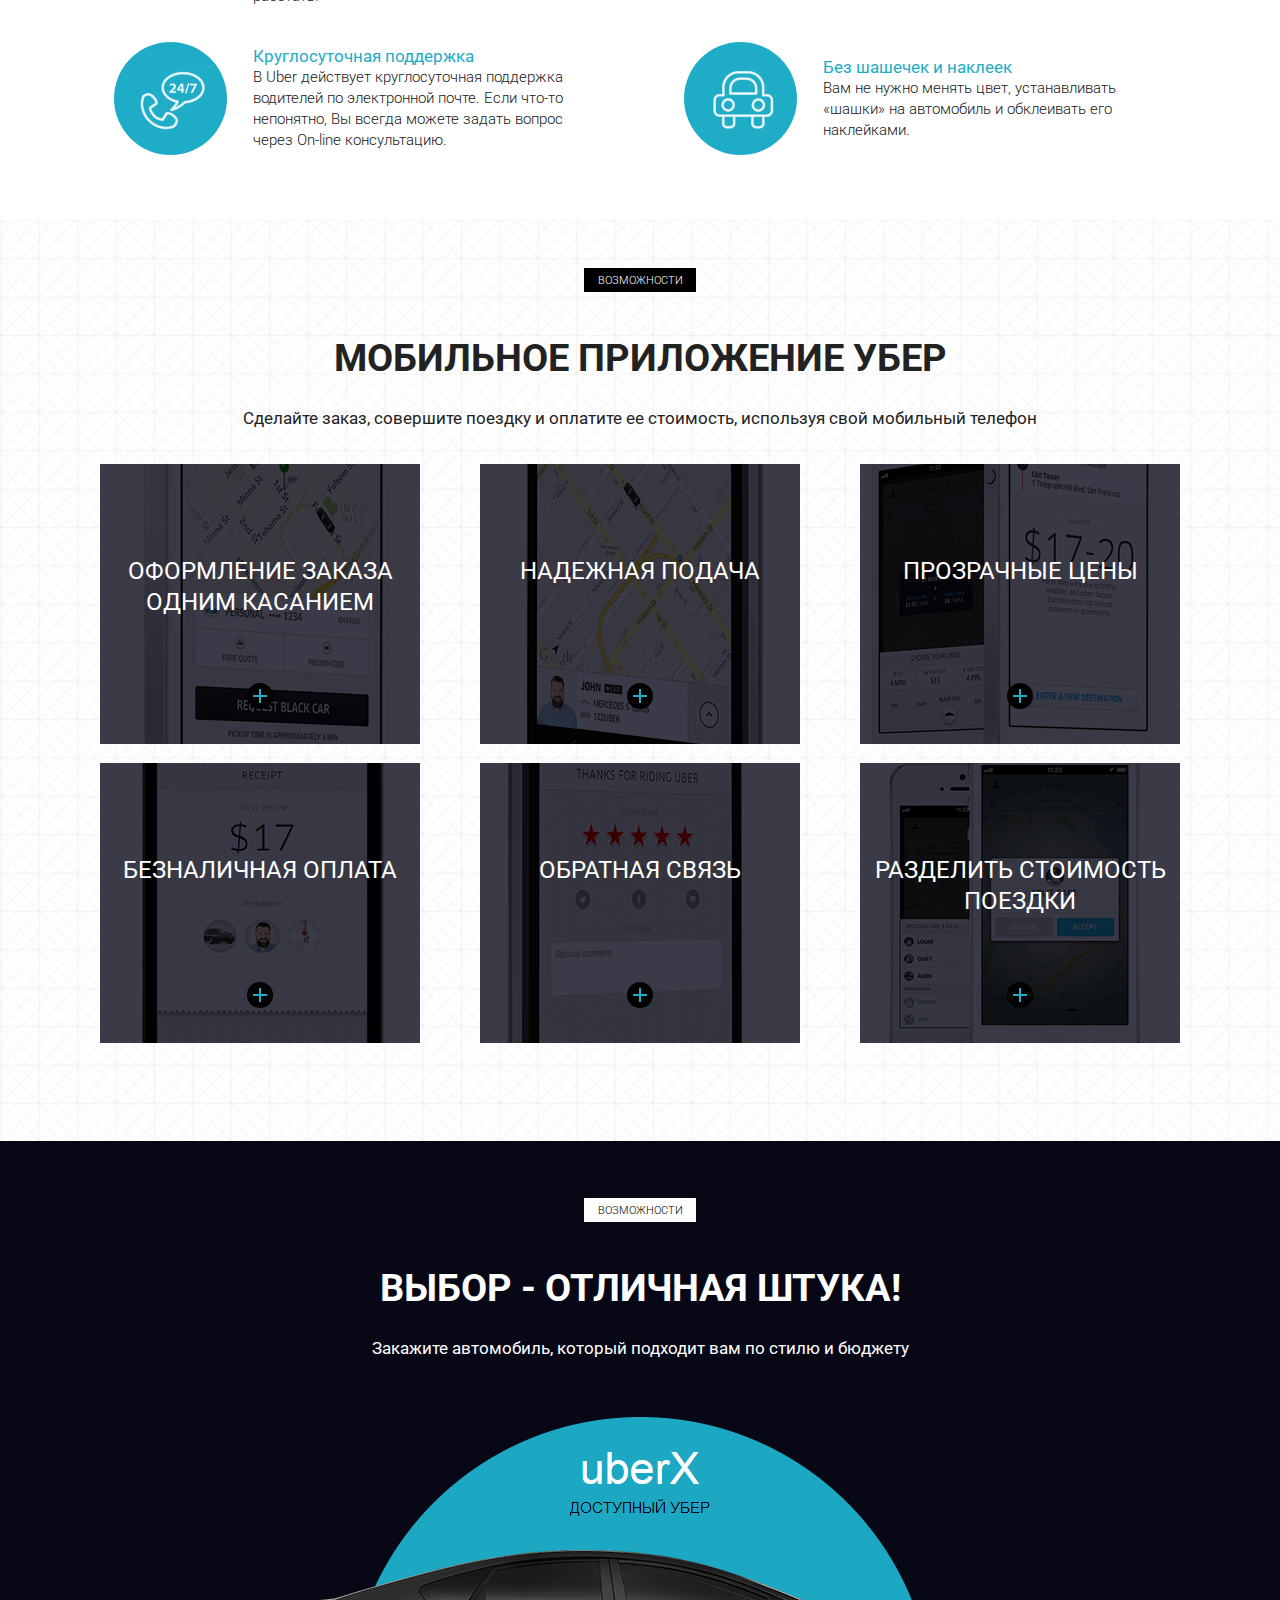
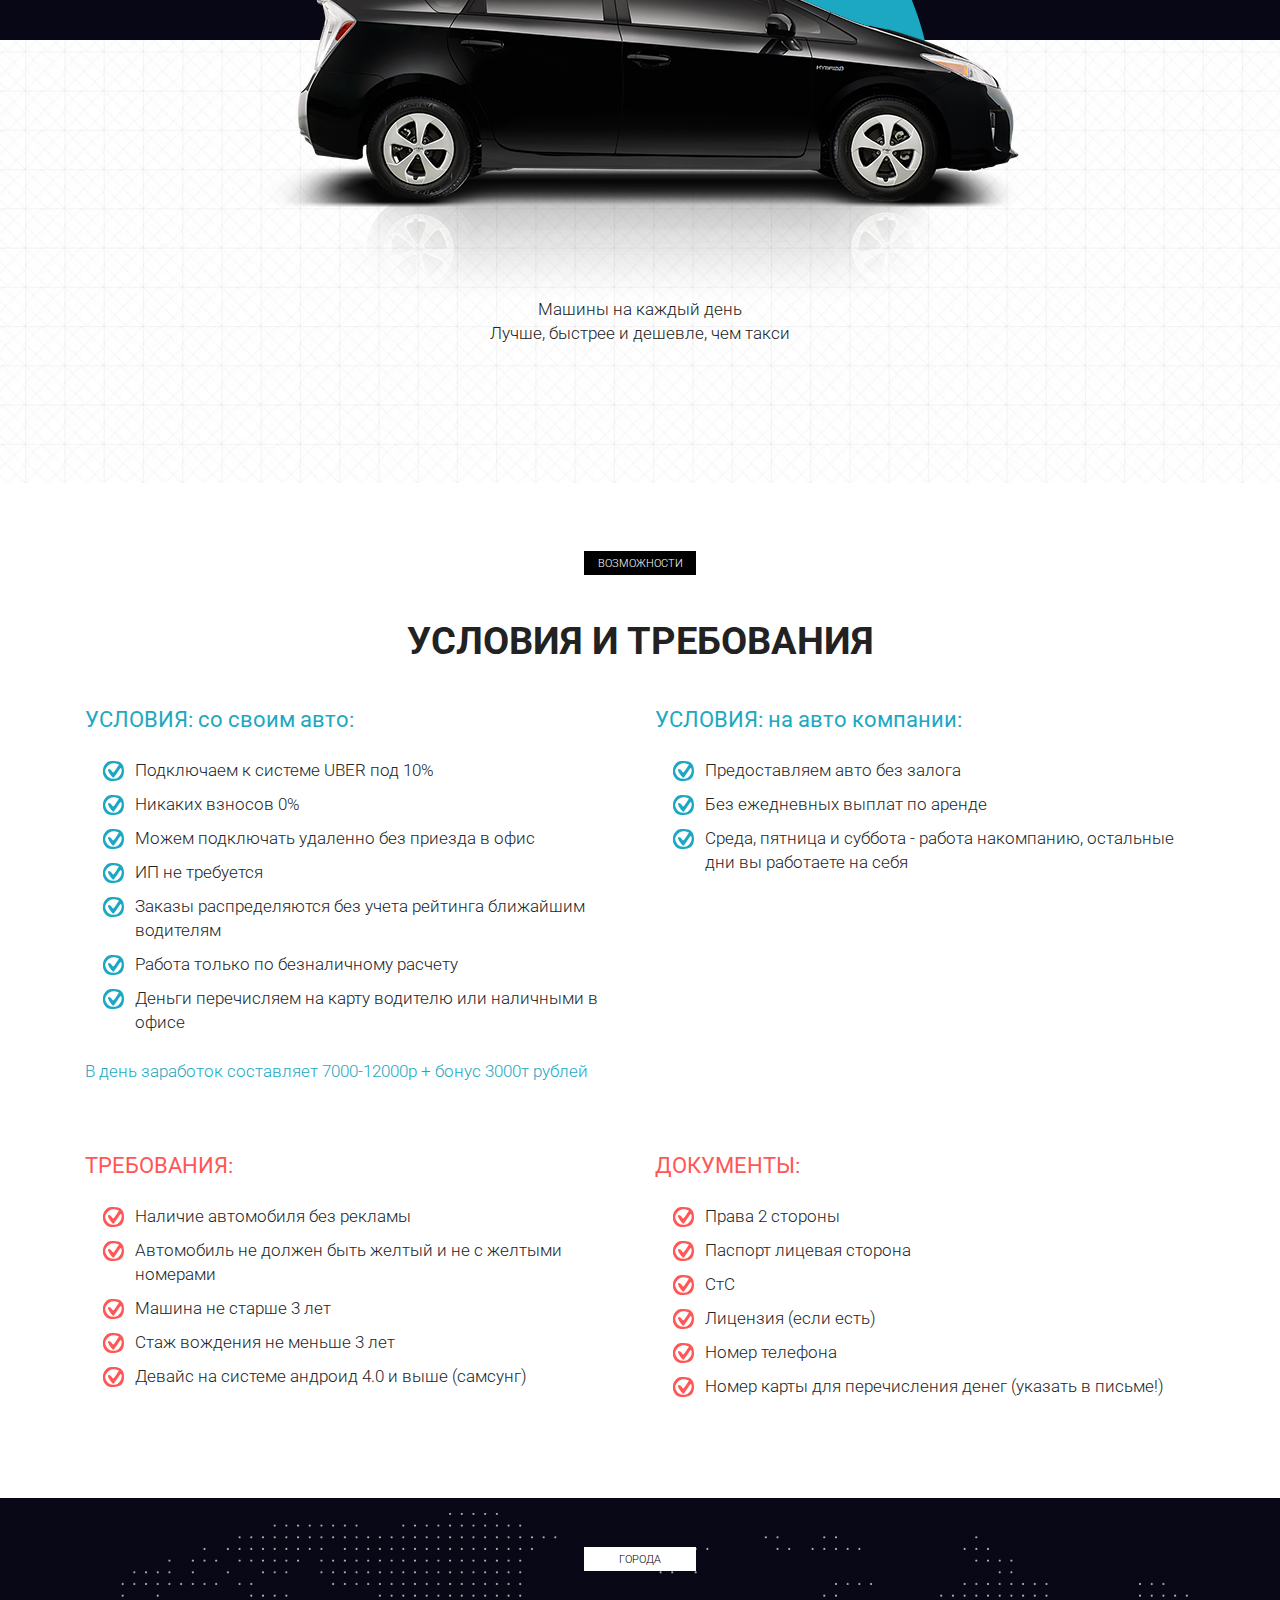
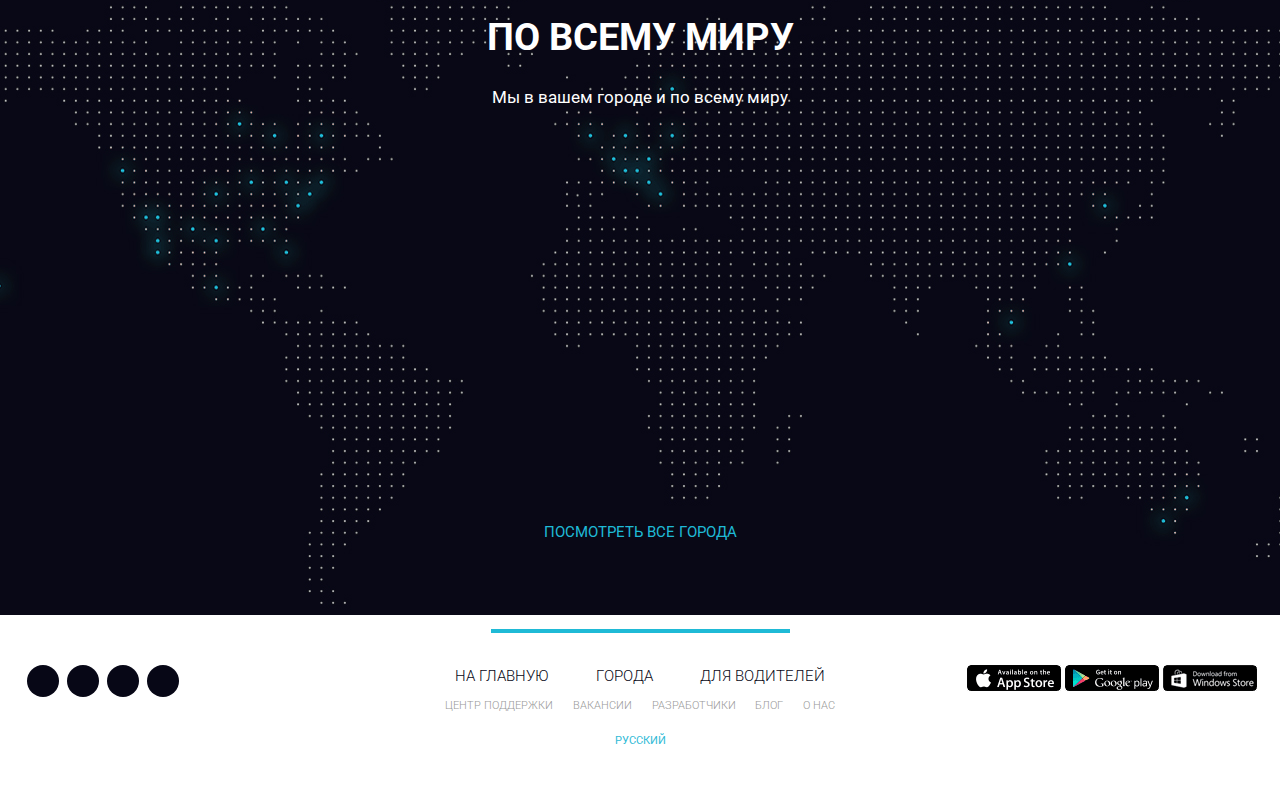
<file: uber_student/index.html>
<!DOCTYPE html>
<html lang="ru">
<head>
    <meta charset="UTF-8">
    <meta name="viewport" content="width=device-width, initial-scale=1.0">
    <meta http-equiv="X-UA-Compatible" content="ie=edge">
    <title>Uber Partners</title>
    <link rel="stylesheet" href="css/bootstrap-grid.min.css">
    <link rel="stylesheet" href="css/bootstrap-reboot.min.css">
    <link href="https://fonts.googleapis.com/css?family=Roboto:300,400,700&display=swap" rel="stylesheet">
    <link rel="stylesheet" href="https://use.fontawesome.com/releases/v5.8.2/css/all.css" integrity="sha384-oS3vJWv+0UjzBfQzYUhtDYW+Pj2yciDJxpsK1OYPAYjqT085Qq/1cq5FLXAZQ7Ay" crossorigin="anonymous">
    <link rel="stylesheet" href="css/style.min.css">
</head>
<body>
    <header>
        <nav>
            <div class="container">
                <ul class="menu">
                    <li class="menu_item"><a href="#" class="menu_link">Главная</a></li>
                    <li class="menu_item"><a href="#terms_your-car" class="menu_link">Со своим автомобилем</a></li>
                    <li class="menu_item"><a href="#terms_company-car" class="menu_link">На автомобиле компании</a></li>
                    <li class="menu_item"><a href="#require" class="menu_link">Требования</a></li>
                    <li class="menu_item"><a href="#contacts" class="menu_link">Контакты</a></li>
                    <li class="menu_item"><a href="#" class="menu_link">Оставить заявку</a></li>
                </ul>
            </div>
            <div class="hamburger">
                <span></span>
                <span></span>
                <span></span>
            </div>
        </nav>
        <div class="subheader">
            <div class="container">
                <div class="row">
                        <div class="col-6 col-md-4 offset-md-1">
                                <a href="#" class="subheader_logo"><img src="img/logo.png" alt="logo"></a>
                                <div class="subheader_official">
                                    Официальный партнер Uber в Москве
                                </div>
                         </div>
                         <div class="xs-hidden col-md-3 offset-md-1 col-xl-2 offset-xl-2">
                                <div class="subheader_call">
                                    Звоните нам ежедневно
                                </div>
                                <a href="tel:+74957970988" class="subheader_phone">8 495 797 09 88</a>
                        </div>
                        <div class="col-6 col-md-3">
                            <a href="tel:+74957970988" class="xs-visible subheader_phone">8 495 797 09 88</a>
                            <button class="subheader_btn">Заказать звонок</button>
                        </div>
                </div>
            </div>
        </div>
    </header>
    <section class="promo">
        <div class="container">
            <div class="row">
                <div class="col-md-12 offset-md-0 col-lg-10 offset-lg-1">
                    <h1 class="promo_header">КОМПАНИЯ UBER PARTNERS!</h1>
                    <h2 class="promo_subheader">ПРИГЛАШАЕМ ВОДИТЕЛЕЙ! НА СВОЕМ АВТО!</h2>
                    <div class="promo_descr">
                            Компания UBER  динамически развивающаяся. Компания на рынке занимает лидирующее место среди
                            таксомоторных компаний, Компания абсолютно прозрачная вы можете контролировать все процессы у себя в личном кабинете. Бонуcная система.Помимо выполненной работы по заказам, компания начисляет бонусы за
                            пиковое время.
                            <br><br>
                            Мы одни из партнеров и зарекомендовали себя как одна из лучших команд в городе Москве.  Водители у нас
                            зарабатывают от 80000- 120000 в месяц.
                    </div>
                    <button class="promo_btn">Отправить заявку!</button>
                </div>
            </div>
        </div>
    </section>   
    <section class="reasons">
            <div class="container">
                <div class="label">преимущества</div>
                <h2 class="title">8 причин начать работать с нами</h2>
                <div class="row">
                    <div class="col-md-6">
                        <div class="reasons_block">
                            <div class="reasons_round">
                                <img src="icons/cardpay-icon.png" alt="reason">
                            </div>
                            <div class="reasons_descr">
                                <div class="reasons_subtitle">Никаких наличных, оплата происходит автоматически</div>
                                <div class="reasons_text">
                                    Стоимость поездки оплачивается пассажиром с привязанной банковской карты, т.е. нет никаких рисков связанных с перевозкой наличности как для пассажира, так и для водителя, Вам не нужно искать мелкие деньги для размена.
                                </div>
                            </div>
                        </div>
                    </div>
                    <div class="col-md-6">
                        <div class="reasons_block">
                            <div class="reasons_round">
                                <img src="icons/diagram-icon.png" alt="reason">
                            </div>
                            <div class="reasons_descr">
                                <div class="reasons_subtitle">Комиссия 8% + БОНУСЫ</div>
                                <div class="reasons_text">
                                    У нас минимальная комиссия и мы выплачиваем бонусы за каждую поездку, некоторые наши конкуренты оставляют бонусы себе. Мы работаем честно и с нами водители зарабатывают больше!
                                </div>
                            </div>
                        </div>
                    </div>
                    <div class="col-md-6">
                        <div class="reasons_block">
                            <div class="reasons_round">
                                <img src="icons/money-icon.png" alt="reason">
                            </div>
                            <div class="reasons_descr">
                                <div class="reasons_subtitle">Высокий доход с гарантированными выплатами</div>
                                <div class="reasons_text">
                                    Мы выплачиваем заработную плату на личную банковскую карту водителя! Вам не нужно оформлять ООО, ИП, платить налоги, подавать декларацию, оплачивать бухгалтерские услуги и ведение банковского счета.
                                </div>
                            </div>
                        </div>
                    </div>
                    <div class="col-md-6">
                        <div class="reasons_block">
                            <div class="reasons_round">
                                <img src="icons/calendar-icon.png" alt="reason">
                            </div>
                            <div class="reasons_descr">
                                <div class="reasons_subtitle">Работа в удобное время, никаких графиков</div>
                                <div class="reasons_text">
                                    Вы просто нажимаете кнопку выйти на линию для начала работы, когда решите закончить, нажимаете выйти с линии. Вы можете подрабатывать только утром, вечером, в выходные или праздничные дни!
                                </div>
                            </div>
                        </div>
                    </div>
                    <div class="col-md-6">
                        <div class="reasons_block">
                            <div class="reasons_round">
                                <img src="icons/key-icon.png" alt="reason">
                            </div>
                            <div class="reasons_descr">
                                <div class="reasons_subtitle">Комфортное, прозрачное и простое подключение</div>
                                <div class="reasons_text">
                                    Мы подключаем дистанционно и бесплатно, Вам нет необходимости приезжать к нам! Вы присылаете нам копии документов, мы регистрируем Вас и присылаем данные для подключения, через 1-2 дня Вы можете начинать работать!
                                </div>
                            </div>
                        </div>
                    </div>
                    <div class="col-md-6">
                        <div class="reasons_block">
                            <div class="reasons_round">
                                <img src="icons/location-icon.png" alt="reason">
                            </div>
                            <div class="reasons_descr">
                                <div class="reasons_subtitle">Всегда большое количество заказов</div>
                                <div class="reasons_text">
                                    Приложение показывает, где на данный момент больше всего заказов и где действуют повышенные тарифы. У Вас не будет простоя и холостых пробегов. Наши пассажиры всегда приятные и абсолютно неконфликтные люди, которых приятно возить.
                                </div>
                            </div>
                        </div>
                    </div>
                    <div class="col-md-6">
                        <div class="reasons_block">
                            <div class="reasons_round">
                                <img src="icons/call-icon.png" alt="reason">
                            </div>
                            <div class="reasons_descr">
                                <div class="reasons_subtitle">Круглосуточная поддержка</div>
                                <div class="reasons_text">
                                    В Uber действует круглосуточная поддержка водителей по электронной почте. Если что-то непонятно, Вы всегда можете задать вопрос через On-line консультацию.
                                </div>
                            </div>
                        </div>
                    </div>
                    <div class="col-md-6">
                        <div class="reasons_block">
                            <div class="reasons_round">
                                <img src="icons/car-icon.png" alt="reason">
                            </div>
                            <div class="reasons_descr">
                                <div class="reasons_subtitle">Без шашечек и наклеек</div>
                                <div class="reasons_text">
                                    Вам не нужно менять цвет, устанавливать «шашки» на автомобиль и обклеивать его наклейками.
                                </div>
                            </div>
                        </div>
                    </div>
                </div>
            </div>
    </section>
    <section class="mobile">
        <div class="container">
            <div class="label">Возможности</div>
                <h2 class="title">Мобильное приложение убер</h2>
                <div class="subtitle">Сделайте заказ, совершите поездку и оплатите ее стоимость, используя свой мобильный телефон</div> 

                <div class="row">
                    <div class="col-md-4 col-12">
                        <div class="mobile_item mobile_item_1">
                            <div class="mobile_item_subtitle">
                                Оформление заказа одним касанием
                            </div>
                            <div class="mobile_item_plus">
                            </div>
                        </div>
                    </div>
                    <div class="col-md-4 col-12">
                        <div class="mobile_item mobile_item_2">
                            <div class="mobile_item_subtitle">
                                надежная подача
                            </div>
                            <div class="mobile_item_plus">
                                
                            </div>
                        </div>
                    </div>
                    <div class="col-md-4 col-12">
                        <div class="mobile_item mobile_item_3">
                            <div class="mobile_item_subtitle">
                                прозрачные цены
                            </div>
                            <div class="mobile_item_plus">
                                
                            </div>
                        </div>
                    </div>
                    <div class="col-md-4 col-12">
                        <div class="mobile_item mobile_item_4">
                            <div class="mobile_item_subtitle">
                                безналичная оплата
                            </div>
                            <div class="mobile_item_plus">
                                
                            </div>
                        </div>
                    </div>
                    <div class="col-md-4 col-12">
                        <div class="mobile_item mobile_item_5">
                            <div class="mobile_item_subtitle">
                                обратная связь
                            </div>
                            <div class="mobile_item_plus">
                                
                            </div>
                        </div>
                    </div>
                    <div class="col-md-4 col-12">
                            <div class="mobile_item mobile_item_6">
                                <div class="mobile_item_subtitle">
                                    разделить стоимость поездки
                                </div>
                                <div class="mobile_item_plus">
                                    
                                </div>
                        </div>
                    </div>
            </div>
        </div>
     </section>
    <section class="choice">
            <div class="container">
                <div class="black"></div>
                <div class="label label_white">возможности</div>
                <h2 class="title title_white">Выбор - отличная штука!</h2>
                <div class="subtitle subtitle_white">Закажите автомобиль, который подходит вам по стилю и бюджету</div>

                <img src="img/car-uberx.png" alt="car" class="choice_car"> 
                <div class="choice_descr">
                    Машины на каждый день
                    <br>
                    Лучше, быстрее и дешевле, чем такси
                </div>
            </div>    
    </section>
    <section class="require">
        <div class="container">
             <div class="label">возможности</div>
             <h2 class="title">УСЛОВИЯ и ТРЕБОВАНИЯ</h2>
            <div class="row">
                <div class="col-md-6">
                    <div class="require_block">
                        <div class="require_title" id="terms_your-car">УСЛОВИЯ: со своим авто:</div>
                        <ul class="require_list">
                            <li>Подключаем к системе UBER под 10%</li>
                            <li>Никаких взносов 0%</li>
                            <li>Можем подключать удаленно без приезда в офис</li>
                            <li>ИП не требуется</li>
                            <li>Заказы распределяются без учета рейтинга ближайшим водителям</li>
                            <li>Работа только по безналичному расчету</li>
                            <li>Деньги перечисляем на карту водителю или наличными в офисе</li>
                        </ul>
                        <div class="require_descr">
                            В день заработок составляет 7000-12000р + бонус 3000т рублей
                        </div>
                    </div>
                </div>
                <div class="col-md-6">
                    <div class="require_block">
                        <div class="require_title" id="terms_company-car">УСЛОВИЯ: на авто компании:</div>
                        <ul class="require_list">
                            <li>Предоставляем авто без залога</li>
                            <li>Без ежедневных выплат по аренде</li>
                            <li>Среда, пятница и суббота - работа накомпанию, остальные дни вы работаете на себя</li>
                        </ul>
                    </div>
                </div>
                <div class="col-md-6">
                    <div class="require_block require_block_nmb warning">
                        <div class="require_title" id="require"> 
                            ТРЕБОВАНИЯ:
                        </div>
                        <ul class="require_list">
                            <li>Наличие автомобиля без рекламы</li>
                            <li>Автомобиль не должен быть желтый и не с желтыми номерами</li>
                            <li>Машина не старше 3 лет</li>
                            <li>Стаж вождения не меньше 3 лет</li>
                            <li>Девайс на системе андроид 4.0 и выше (самсунг)</li>
                        </ul>
                    </div>
                </div>
                <div class="col-md-6">
                    <div class="require_block require_block_nmb warning">
                        <div class="require_title">
                            ДОКУМЕНТЫ:
                        </div>
                        <ul class="require_list">
                            <li>Права 2 стороны</li>
                            <li>Паспорт лицевая сторона</li>
                            <li>СтС</li>
                            <li>Лицензия (если есть)</li>
                            <li>Номер телефона</li>
                            <li>Номер карты для перечисления денег (указать в письме!)</li>
                        </ul>
                    </div>
                </div>
            </div>
        </div>
    </section>
    <section class="cities">
        <div class="container">
            <div class="label label_white label_min">города</div>
            <h2 class="title title_white">По всему миру</h2>
            <div class="subtitle subtitle_white">Мы в вашем городе и по всему миру</div>

            <a href="#" class="cities_showall">Посмотреть все города</a>
        </div>    
</section>

<footer>
    <div class="footer_divider"></div>
    <div class="footer_wrapper">
        <div>
            <div class="footer_social" id="contacts">
                <a href="#" class="footer_social_item">
                    <i class="fab fa-facebook-f"></i>
                </a>
                <a href="#" class="footer_social_item">
                    <i class="fab fa-twitter"></i>
                </a>
                <a href="#" class="footer_social_item">
                    <i class="fab fa-linkedin"></i>
                </a>
                <a href="#" class="footer_social_item">
                    <i class="fab fa-instagram"></i>
                </a>
            </div>
        </div>
        <div>
            <div class="footer_links">
                <div class="footer_links_main">
                    <a href="#">на главную</a>
                    <a href="#">города</a>
                    <a href="#">для водителей</a>
                </div>
                <div class="footer_links_sub">
                    <a href="#">центр поддержки</a>
                    <a href="#">вакансии</a>
                    <a href="#">разработчики</a>
                    <a href="#">блог</a>
                    <a href="#">о нас</a>
                </div>
                <a href="#" class="footer_links_lang">Русский</a>
            </div>
        </div>
        <div>
            <div class="footer_mobile">
                <a href="#">
                    <img src="img/app_store.png" alt="App Store">
                </a>
                <a href="#">
                    <img src="img/google_play.png" alt="Google play">
                </a>
                <a href="#">
                    <img src="img/windows_store.png" alt="Windows store">
                </a>
            </div>
        </div>
    </div>
    
</footer>

    <script src="js/script.js"></script>    
</body>
</html>
</file>
<file: css/style.min.css>
/*!
 * Bootstrap Reboot v4.3.1 (https://getbootstrap.com/)
 * Copyright 2011-2019 The Bootstrap Authors
 * Copyright 2011-2019 Twitter, Inc.
 * Licensed under MIT (https://github.com/twbs/bootstrap/blob/master/LICENSE)
 * Forked from Normalize.css, licensed MIT (https://github.com/necolas/normalize.css/blob/master/LICENSE.md)
 */@import url(https://fonts.googleapis.com/css2?family=Poppins:wght@500;700&display=swap);*,::after,::before{box-sizing:border-box}html{font-family:sans-serif;line-height:1.15;-webkit-text-size-adjust:100%;-webkit-tap-highlight-color:transparent}article,aside,figcaption,figure,footer,header,hgroup,main,nav,section{display:block}body{margin:0;font-family:-apple-system,BlinkMacSystemFont,"Segoe UI",Roboto,"Helvetica Neue",Arial,"Noto Sans",sans-serif,"Apple Color Emoji","Segoe UI Emoji","Segoe UI Symbol","Noto Color Emoji";font-size:1rem;font-weight:400;line-height:1.5;color:#212529;text-align:left;background-color:#fff}[tabindex="-1"]:focus{outline:0!important}hr{box-sizing:content-box;height:0;overflow:visible}h1,h2,h3,h4,h5,h6{margin-top:0;margin-bottom:.5rem}p{margin-top:0;margin-bottom:1rem}abbr[data-original-title],abbr[title]{text-decoration:underline;-webkit-text-decoration:underline dotted;text-decoration:underline dotted;cursor:help;border-bottom:0;-webkit-text-decoration-skip-ink:none;text-decoration-skip-ink:none}address{margin-bottom:1rem;font-style:normal;line-height:inherit}dl,ol,ul{margin-top:0;margin-bottom:1rem}ol ol,ol ul,ul ol,ul ul{margin-bottom:0}dt{font-weight:700}dd{margin-bottom:.5rem;margin-left:0}blockquote{margin:0 0 1rem}b,strong{font-weight:bolder}small{font-size:80%}sub,sup{position:relative;font-size:75%;line-height:0;vertical-align:baseline}sub{bottom:-.25em}sup{top:-.5em}a{color:#007bff;text-decoration:none;background-color:transparent}a:hover{color:#0056b3;text-decoration:underline}a:not([href]):not([tabindex]){color:inherit;text-decoration:none}a:not([href]):not([tabindex]):focus,a:not([href]):not([tabindex]):hover{color:inherit;text-decoration:none}a:not([href]):not([tabindex]):focus{outline:0}code,kbd,pre,samp{font-family:SFMono-Regular,Menlo,Monaco,Consolas,"Liberation Mono","Courier New",monospace;font-size:1em}pre{margin-top:0;margin-bottom:1rem;overflow:auto}figure{margin:0 0 1rem}img{vertical-align:middle;border-style:none}svg{overflow:hidden;vertical-align:middle}table{border-collapse:collapse}caption{padding-top:.75rem;padding-bottom:.75rem;color:#6c757d;text-align:left;caption-side:bottom}th{text-align:inherit}label{display:inline-block;margin-bottom:.5rem}button{border-radius:0}button:focus{outline:1px dotted;outline:5px auto -webkit-focus-ring-color}button,input,optgroup,select,textarea{margin:0;font-family:inherit;font-size:inherit;line-height:inherit}button,input{overflow:visible}button,select{text-transform:none}select{word-wrap:normal}[type=button],[type=reset],[type=submit],button{-webkit-appearance:button}[type=button]:not(:disabled),[type=reset]:not(:disabled),[type=submit]:not(:disabled),button:not(:disabled){cursor:pointer}[type=button]::-moz-focus-inner,[type=reset]::-moz-focus-inner,[type=submit]::-moz-focus-inner,button::-moz-focus-inner{padding:0;border-style:none}input[type=checkbox],input[type=radio]{box-sizing:border-box;padding:0}input[type=date],input[type=datetime-local],input[type=month],input[type=time]{-webkit-appearance:listbox}textarea{overflow:auto;resize:vertical}fieldset{min-width:0;padding:0;margin:0;border:0}legend{display:block;width:100%;max-width:100%;padding:0;margin-bottom:.5rem;font-size:1.5rem;line-height:inherit;color:inherit;white-space:normal}progress{vertical-align:baseline}[type=number]::-webkit-inner-spin-button,[type=number]::-webkit-outer-spin-button{height:auto}[type=search]{outline-offset:-2px;-webkit-appearance:none}[type=search]::-webkit-search-decoration{-webkit-appearance:none}::-webkit-file-upload-button{font:inherit;-webkit-appearance:button}output{display:inline-block}summary{display:list-item;cursor:pointer}template{display:none}[hidden]{display:none!important}*{font-family:Poppins,sans-serif;margin:0;padding:0;scroll-behavior:smooth}.container{width:1140px;margin:0 auto}.divider{width:60px;height:3px;background-color:#00d8a2;margin:25px auto 0 auto}.promo{min-height:100vh;position:relative;background:url(../img/main_bg.jpg) no-repeat 50%/cover;padding-top:205px}.promo__title{width:535px;margin-top:10px;color:#fff}.promo__subtitle{position:relative;padding-left:10px;color:#fff;z-index:2}.promo__subtitle:before{content:'';position:absolute;z-index:-1;top:-25%;left:0;width:36px;height:36px;border-radius:50%;background:#00d8a2}.promo__buttons{margin-top:25px;display:flex;align-items:center;justify-content:space-between;width:250px}.promo__link{color:#fff;font-weight:700}.promo__link:hover{color:#fff;text-decoration:none}.title{font-weight:700;font-size:36px;line-height:60px}.title_fz-14{font-size:14px;line-height:21px}.title_fz-16{font-size:16px;line-height:24px}.title_fz-20{font-size:20px;line-height:30px}.title_fz-36{font-size:36px}.title_fz-48{font-size:48px}.title__section-title{position:relative;text-align:center}.title__section-title:before{content:'';position:absolute;z-index:-1;top:-25%;left:0;width:36px;height:36px;border-radius:50%;background:#00d8a2}.title__section-title:before{top:-6px;left:50%;transform:translateX(-50%)}.title__section-subtitle{text-align:center}.btn{height:45px;background-color:#00d8a2;box-shadow:0 4px 4px rgba(0,0,0,.15);padding:12px 25px}.sidepanel{position:fixed;top:230px;left:50px;display:flex;flex-direction:column;justify-content:space-between;align-items:center;height:340px;z-index:3}.sidepanel__link:hover svg path{fill:#00d8a2}.sidepanel__divider{height:70px;width:2px;background-color:#000}.sidepanel__text{height:150px;width:25px;color:#000}.sidepanel__text span{width:150px;display:block;transform:rotate(-90deg) translate(-30%,-265%)}.hamburger{position:absolute;top:20px;right:30px;height:21px;display:flex;flex-direction:column;justify-content:space-between;align-items:flex-end;cursor:pointer}.hamburger span{display:block;width:30px;height:3px;background:#fff}.hamburger span.long{width:36px;background:#00d8a2}.menu{position:fixed;top:0;left:-100%;width:100%;height:100vh;z-index:10;visibility:hidden;opacity:0;transition:all .6s}.menu.active{left:0;visibility:visible;opacity:1}.menu__block{position:relative;width:345px;height:100%;padding-top:140px;padding-left:40px;background-color:#00d8a2;transition:all .6s;z-index:10}.menu__close{position:absolute;top:25px;right:25px;cursor:pointer}.menu__list{list-style-type:none;padding-left:35px}.menu__link{position:relative;font-weight:700;font-size:24px;line-height:36px;margin-bottom:15px}.menu__link:before{content:'';position:absolute;top:10px;left:-35px;width:15px;height:15px;border-radius:100%;border:1px solid #000;transition:all .6s}.menu__link:hover:before{border:3px solid #fff}.menu__link a{color:#fff;text-transform:uppercase}.menu__social{position:absolute;bottom:50px;left:50%;transform:translateX(-50%);width:90px;display:flex;justify-content:space-between;align-items:center}.menu__overlay{position:fixed;top:0;left:0;width:100%;height:100%;background-color:#fff;opacity:.75}.about{padding-top:120px;margin-bottom:50px}.about__wrapper{padding:0 50px;display:grid;grid-template:"photo text" 255px "photo skills" 100px/300px 620px;grid-auto-rows:minmax(255px auto);gap:40px 70px}.about__photo{grid-area:photo}.about__photo img{width:100%;height:100%;-o-object-fit:contain;object-fit:contain}.about__descr{grid-area:text;padding-top:6px}.about__descr .divider{margin:0}.about__title{position:relative;padding-left:12px;padding-top:1px}.about__title:before{content:'';position:absolute;z-index:-1;top:-25%;left:0;width:36px;height:36px;border-radius:50%;background:#00d8a2}.about__text{margin-top:20px;font-size:14px;line-height:21px}.about__skills{grid-area:skills}.about__skills-text{margin-top:6px;font-size:12px;line-height:18px}.about__skill{display:grid;grid-template-columns:40px 200px;-moz-column-gap:20px;column-gap:20px}.about__skill-circle{position:relative;padding:15px 0 0 15px}.about__skill-circle:before{content:'';position:absolute;z-index:-1;top:-25%;left:0;width:36px;height:36px;border-radius:50%;background:#00d8a2}.about__skill-circle:before{top:0}.resume{padding-top:120px}.resume__wrapper{padding:60px 65px 0 65px;display:grid;grid-template-columns:repeat(2,425px);-moz-column-gap:135px;column-gap:135px}.resume__column-title{position:relative;padding-left:35px}.resume__column-title:before{content:'';position:absolute;left:-7px;top:50%;transform:translateY(-50%);width:15px;height:15px;background:#00d8a2;border-radius:100%}.resume__column ul{list-style-type:none}.resume__column ul li{position:relative}.resume__column ul li:after{content:'';position:absolute;top:-16px;left:0;width:1px;height:calc(100% + 16px);background-color:#000}.resume__item{position:relative}.resume__item:before{content:'';position:absolute;top:43px;height:1px;width:45px;background-color:#000}.resume__item-head{position:relative;padding:25px 0 0 100px}.resume__item-head h4{margin-bottom:0}.resume__item-body{margin-top:12px;padding-left:43px}.resume__item-icon{position:absolute;top:25px;left:45px}.resume__item-icon:before{content:'';position:absolute;z-index:-1;top:-25%;left:0;width:36px;height:36px;border-radius:50%;background:#00d8a2}.resume__item-icon img{position:absolute;left:17px;top:14px}.resume__item-location{margin-top:5px;font-size:12px;line-height:18px}.resume__item-body{font-size:12px;line-height:18px}.skills__wrapper{padding-top:60px;display:grid;grid-template-columns:repeat(4,1fr);grid-template-rows:repeat(2,1fr);gap:13px}.skills__item{padding:30px;border:1px solid #000}.skills__item-title{margin-bottom:15px}.skills__item-icon{margin-bottom:24px}.skills__item-icon img{height:65px}.skills__item-descr{font-size:12px;line-height:18px}.skills__percents{margin-top:120px;display:grid;grid-template:repeat(2,minmax(70px,auto))/repeat(3,350px);-moz-column-gap:45px;column-gap:45px;row-gap:35px}.skills__percents-item{display:grid;grid-template:minmax(21px,auto) 14px/200px 35px;justify-content:space-between;align-content:space-between}.skills__percents-title{position:relative;padding:2px 0 0 13px}.skills__percents-title:before{content:'';position:absolute;z-index:-1;top:-25%;left:0;width:36px;height:36px;border-radius:50%;background:#00d8a2}.skills__percents-line{width:350px;height:14px;background-color:#e8e4de;border-radius:4px;grid-column:1/3}.skills__percents-line span{display:block;height:100%;background-color:#00d8a2;border-radius:4px}.portfolio{padding-top:50px}.portfolio__wrapper{margin-top:60px;display:grid;grid-template:280px/repeat(4,280px);grid-auto-rows:280px;gap:5px}.portfolio__wrapper .vertical{grid-row:1/3;grid-column:4/5}.portfolio__wrapper .horizontal{grid-row:2/3;grid-column:2/4}.portfolio__item{transition:all .6s}.portfolio__item img{width:100%;height:100%;-o-object-fit:cover;object-fit:cover}.portfolio__item:hover{-webkit-filter:grayscale(80%);filter:grayscale(80%);transform:scale(.97)}.pricelist{padding-top:60px}.pricelist__wrapper{margin-top:60px;padding:0 50px;display:grid;grid-template:repeat(3,44px)/repeat(2,400px);row-gap:15px;justify-content:space-between;align-content:space-between}.pricelist__item{position:relative;display:grid;grid-template:minmax(21px,auto) 14px/200px 122px;justify-content:space-between;align-content:space-between;padding-left:25px}.pricelist__item:before{content:'';height:15px;width:15px;position:absolute;top:3px;border-radius:100%;background-color:#00d8a2}.pricelist__price{font-weight:700;font-size:14px;line-height:21px;justify-self:end}.pricelist__descr{grid-column:1/3;font-size:12px;line-height:18px}.contacts{padding:120px 0 90px 0}.contacts__wrapper{padding:0 35px 0 52px;display:grid;grid-template-columns:400px 585px;justify-content:space-between}.contacts__photo img{width:100%}.contacts__descr{padding-top:6px;align-self:center}.contacts__descr .divider{margin:0}.contacts__title{position:relative;padding-left:12px;padding-top:1px}.contacts__title:before{content:'';position:absolute;z-index:-1;top:-25%;left:0;width:36px;height:36px;border-radius:50%;background:#00d8a2}.contacts__social,.contacts__text{margin-top:20px}.contacts__link{margin-right:25px}.contacts__link img{width:30px;height:30px}.contacts__link:nth-child(odd) img{transform:rotate(90deg)}.contacts__form{margin-top:30px;display:grid;grid-template:45px 190px 45px/repeat(2,280px);justify-content:space-between;row-gap:27px}.contacts__form label{display:block;height:18px;margin-bottom:0;padding:0 8px;position:absolute;top:-9px;left:12px;background-color:#fff;font-size:12px}.contacts__triggers{grid-column:1/3;display:grid;grid-template-columns:repeat(2,auto);-moz-column-gap:35px;column-gap:35px}.contacts__policy{display:flex;align-items:center;font-size:12px;line-height:14px}.contacts__policy input{margin-right:10px}.contacts__input{position:relative}.contacts__input input{width:100%;height:100%;padding-left:0 20px;font-size:12px}.contacts__textarea{position:relative;grid-column:1/3}.contacts__textarea textarea{width:100%;height:100%;resize:none;padding:20px;font-size:12px}.contacts__btn{border:none;font-weight:700;font-size:14px;line-height:21px}@media (max-width:1440px){.sidepanel{display:none}}@media (max-width:1200px){.container{max-width:960px}.about__wrapper{grid-template-columns:400px 420px;gap:40px}.about__skill{grid-template-columns:40px 195px;-moz-column-gap:15px;column-gap:15px}.resume__wrapper{padding:40px 45px 0 45px;grid-template-columns:repeat(2,400px);-moz-column-gap:85px;column-gap:85px}.skills__wrapper{grid-template-columns:repeat(auto-fit,270px);justify-content:space-between}.skills__percents{margin-top:90px;padding:0 105px;grid-template:repeat(3,minmax(70px,auto))/repeat(2,350px)}.portfolio{padding-top:90px}.portfolio__wrapper{grid-template:235px/repeat(4,235px);grid-auto-rows:235px}.contacts{padding-top:80px}.contacts__wrapper{grid-template-columns:repeat(2,1fr);gap:20px}}@media (max-width:992px){.container{max-width:720px}.title_fz-36{font-size:30px;line-height:38px}.about__wrapper{grid-template-columns:300px 300px;grid-template-rows:auto}.about__skill{grid-template-columns:40px 320px;-moz-column-gap:20px;column-gap:20px}.resume{padding-top:80px}.resume__wrapper{padding:40px 40px 0 35px;grid-template-columns:repeat(2,300px);-moz-column-gap:45px;column-gap:45px}.skills__wrapper{padding-top:40px}.skills__item{padding:20px}.skills__percents{padding:0 50px;grid-template:repeat(3,minmax(70px,auto))/repeat(2,300px)}.skills__percents-line{width:100%}.portfolio{padding-top:60px}.portfolio__wrapper{margin-top:50px;grid-template:170px/repeat(4,170px);grid-auto-rows:170px;gap:10px}.pricelist__wrapper{margin-top:40px;padding:0 100px;grid-template-columns:1fr}}@media (max-width:768px){.container{max-width:540px}.title_fz-48{font-size:28px}.promo__title{width:300px;line-height:39px}.about{padding-top:40px}.about__wrapper{grid-template:400px auto auto/1fr;grid-template-areas:"photo" "text " "skills"}.about__skill{grid-template-columns:40px 200px;-moz-column-gap:20px;column-gap:20px}.resume{padding-top:40px}.resume__wrapper{padding:40px 70px 0 70px;grid-template-columns:1fr}.skills__wrapper{justify-content:center}.skills__percents{grid-template:repeat(6,minmax(70px,auto))/400px}.portfolio__wrapper{grid-template:repeat(2,170px)/repeat(3,170px)}.portfolio__wrapper .horizontal,.portfolio__wrapper .vertical{grid-row:unset;grid-column:unset}.pricelist__wrapper{padding:0 50px}.contacts{padding:50px 0}.contacts__photo{align-self:center}.contacts__social{margin:10px 20px}}@media (max-width:576px){.container{max-width:100%;padding:0 10px}.divider{margin-top:15px}.title_fz-48{font-size:26px}.title_fz-36{font-size:24px}.title__section-subtitle{line-height:36px}.hamburger{right:20px}.promo{padding-top:300px;background:url(../img/main_bg.jpg) no-repeat 57%/cover}.promo__btns{margin-top:30px}.menu__block{width:250px;padding-left:20px}.about__wrapper{padding:0;grid-template:"photo" 340px "text" auto "skills" auto/auto}.resume__wrapper{padding:40px 12px 0 16px;row-gap:40px}.skills__percents{grid-template-columns:1fr;padding:0}.portfolio__wrapper{grid-template:repeat(4,280px)/1fr;gap:20px;padding:0 20px;grid-auto-rows:280px}.pricelist__wrapper{padding:0;row-gap:20px}.pricelist__item{grid-template:minmax(21px,auto) minmax(14px,auto)/157px 122px}.contacts__wrapper{grid-template:repeat(2,auto)/1fr;padding:0}.contacts__descr{padding:0 20px}.contacts__social{display:flex;justify-content:center}}
</file>
<file: healthy_you/css/style.min.css>
/*!
 * Bootstrap Reboot v4.4.1 (https://getbootstrap.com/)
 * Copyright 2011-2019 The Bootstrap Authors
 * Copyright 2011-2019 Twitter, Inc.
 * Licensed under MIT (https://github.com/twbs/bootstrap/blob/master/LICENSE)
 * Forked from Normalize.css, licensed MIT (https://github.com/necolas/normalize.css/blob/master/LICENSE.md)
 */*,::after,::before{box-sizing:border-box}html{font-family:sans-serif;line-height:1.15;-webkit-text-size-adjust:100%;-webkit-tap-highlight-color:transparent}article,aside,figcaption,figure,footer,header,hgroup,main,nav,section{display:block}body{margin:0;font-family:-apple-system,BlinkMacSystemFont,"Segoe UI",Roboto,"Helvetica Neue",Arial,"Noto Sans",sans-serif,"Apple Color Emoji","Segoe UI Emoji","Segoe UI Symbol","Noto Color Emoji";font-size:1rem;font-weight:400;line-height:1.5;color:#212529;text-align:left;background-color:#fff}[tabindex="-1"]:focus:not(:focus-visible){outline:0!important}hr{box-sizing:content-box;height:0;overflow:visible}h1,h2,h3,h4,h5,h6{margin-top:0;margin-bottom:.5rem}p{margin-top:0;margin-bottom:1rem}abbr[data-original-title],abbr[title]{text-decoration:underline;-webkit-text-decoration:underline dotted;text-decoration:underline dotted;cursor:help;border-bottom:0;-webkit-text-decoration-skip-ink:none;text-decoration-skip-ink:none}address{margin-bottom:1rem;font-style:normal;line-height:inherit}dl,ol,ul{margin-top:0;margin-bottom:1rem;padding:0}ol ol,ol ul,ul ol,ul ul{margin-bottom:0}dt{font-weight:700}dd{margin-bottom:.5rem;margin-left:0}blockquote{margin:0 0 1rem}b,strong{font-weight:bolder}small{font-size:80%}sub,sup{position:relative;font-size:75%;line-height:0;vertical-align:baseline}sub{bottom:-.25em}sup{top:-.5em}a{color:#fff;text-decoration:none;background-color:transparent}a:hover{color:#0056b3;text-decoration:underline}a:not([href]){color:inherit;text-decoration:none}a:not([href]):hover{color:inherit;text-decoration:none}code,kbd,pre,samp{font-family:SFMono-Regular,Menlo,Monaco,Consolas,"Liberation Mono","Courier New",monospace;font-size:1em}pre{margin-top:0;margin-bottom:1rem;overflow:auto}figure{margin:0 0 1rem}img{vertical-align:middle;border-style:none}svg{overflow:hidden;vertical-align:middle}table{border-collapse:collapse}caption{padding-top:.75rem;padding-bottom:.75rem;color:#6c757d;text-align:left;caption-side:bottom}th{text-align:inherit}label{display:inline-block;margin-bottom:.5rem}button{border-radius:0}button:focus{outline:1px dotted;outline:5px auto -webkit-focus-ring-color}button,input,optgroup,select,textarea{margin:0;font-family:inherit;font-size:inherit;line-height:inherit}button,input{overflow:visible}button,select{text-transform:none}select{word-wrap:normal}[type=button],[type=reset],[type=submit],button{-webkit-appearance:button}[type=button]:not(:disabled),[type=reset]:not(:disabled),[type=submit]:not(:disabled),button:not(:disabled){cursor:pointer}[type=button]::-moz-focus-inner,[type=reset]::-moz-focus-inner,[type=submit]::-moz-focus-inner,button::-moz-focus-inner{padding:0;border-style:none}input[type=checkbox],input[type=radio]{box-sizing:border-box;padding:0}input[type=date],input[type=datetime-local],input[type=month],input[type=time]{-webkit-appearance:listbox}textarea{overflow:auto;resize:vertical}fieldset{min-width:0;padding:0;margin:0;border:0}legend{display:block;width:100%;max-width:100%;padding:0;margin-bottom:.5rem;font-size:1.5rem;line-height:inherit;color:inherit;white-space:normal}progress{vertical-align:baseline}[type=number]::-webkit-inner-spin-button,[type=number]::-webkit-outer-spin-button{height:auto}[type=search]{outline-offset:-2px;-webkit-appearance:none}[type=search]::-webkit-search-decoration{-webkit-appearance:none}::-webkit-file-upload-button{font:inherit;-webkit-appearance:button}output{display:inline-block}summary{display:list-item;cursor:pointer}template{display:none}[hidden]{display:none!important}@font-face{font-family:Quicksand;font-display:swap;src:url(../fonts/quicksand-700.eot);src:local("quicksand-700"),url(../fonts/quicksand-700.eot?#iefix) format("embedded-opentype"),url(../fonts/quicksand-700.woff) format("woff"),url(../fonts/quicksand-700.woff2) format("woff2"),url(../fonts/quicksand-700.ttf) format("truetype");font-weight:700;font-style:normal}@font-face{font-family:Quicksand;font-display:swap;src:url(../fonts/quicksand-regular.eot);src:local("quicksand-regular"),url(../fonts/quicksand-regular.eot?#iefix) format("embedded-opentype"),url(../fonts/quicksand-regular.woff) format("woff"),url(../fonts/quicksand-regular.woff2) format("woff2"),url(../fonts/quicksand-regular.ttf) format("truetype");font-weight:400;font-style:normal}@font-face{font-family:'Open Sans';font-display:swap;src:url(../fonts/opensans.eot);src:local("Open Sans"),url(../fonts/opensans.eot?#iefix) format("embedded-opentype"),url(../fonts/opensans.woff2) format("woff2"),url(../fonts/opensans.woff) format("woff"),url(../fonts/opensans.ttf) format("truetype");font-weight:400;font-style:normal}*{font-family:Quicksand,sans-serif;font-size:16px;font-weight:400}html{scroll-behavior:smooth}.container{max-width:1030px;margin:0 auto;margin-bottom:40px;box-shadow:10px 0 60px rgba(0,4,82,.16);border-radius:15px}.header__logo{display:block;margin:30px auto;width:394px}.header__menu{height:193px;display:flex;display:-ms-flexbox;justify-content:space-around;padding:30px;background:linear-gradient(135deg,green 25%,transparent 25%) -50px 0,linear-gradient(225deg,green 25%,transparent 25%) -50px 0,linear-gradient(315deg,green 25%,transparent 25%),linear-gradient(45deg,green 25%,transparent 25%);background-size:2em 2em;background-color:#01880c;border-radius:15px;border:1px solid #01880c}.header__nav ul{display:flex;justify-content:space-between;margin-right:18px}.header__nav ul li{width:96px;list-style:none;text-align:center}.header__nav ul li a{display:flex;flex-direction:column;color:#fff;font-size:16px}.header__nav ul li a:hover{text-decoration:none;transform:scale(1.15)}.header__nav ul li img{margin:0 auto;margin-bottom:9px;max-height:36px}.header__category{display:flex;display:-ms-flexbox;justify-content:space-between;transform:translateY(-67px);height:66px;width:1028px;margin:0 auto;padding:25px 62px 20px 56px;background-color:#fff;border-radius:0 0 15px 15px}.header__category a{color:#4d1f72;text-transform:uppercase;text-align:center}.header__category a:hover~.header__tab{display:block}.header__tabs{display:flex;flex-direction:column;width:152px}.header__tab{position:relative;display:none;width:150%;background-color:#fff;z-index:2;padding:10px;margin:10px 0;border-radius:15px;border:1px solid #01880c}.header__tab:hover{display:block}.header .container{box-shadow:none;margin-bottom:-27px}.btn{display:block;background-color:#a4f86cf5;border-radius:50px;color:#1b263b;text-transform:uppercase;text-align:center;font-weight:700}.btn:hover{background-color:#4d1f72;color:#fff;text-decoration:none}.btn-all{width:206px;height:51px;margin-top:9px;line-height:51px}.btn-look{position:absolute;bottom:5px;width:90%;height:40px;font-size:18px;line-height:40px}.btn-center{margin:0 auto;font-size:18px}.promo{margin-bottom:40px}.promo .container{padding:47px 0 70px 0}.promo__card{display:flex;justify-content:space-around;height:467px;margin:0 90px}.promo__descr{width:389px;color:#4d1f72}.promo__descr p{color:#006400;margin-bottom:15px;font-size:12px;line-height:180%;opacity:.7}.promo__title{font-weight:700;font-size:24px;line-height:150%}.promo__title::after{display:block;margin-top:31px;margin-bottom:21px;content:"";background-color:#64af32f5;height:3px}.slider{position:relative;display:flex;flex-wrap:wrap;width:385px;-webkit-user-select:none;-moz-user-select:none;-ms-user-select:none;user-select:none}.slider__back,.slider__item{width:100%;height:279px;max-height:80%;margin-bottom:39px}.slider__radio{display:none}.slider__img{width:100%;height:100%;-o-object-fit:contain;object-fit:contain}.slider__item{position:absolute;z-index:-1;top:0;left:0;opacity:0;transition:opacity .5s}.slider__view{cursor:pointer;width:1px;height:59px;max-height:20%;flex-grow:1;margin-right:22px}.slider__view:last-child{margin-right:0}.slider__img_item{-o-object-fit:contain;object-fit:contain}.slider__radio:checked+.slider__item{opacity:1}.slider__radio:checked+.slider__item+.slider__view{border:2px solid #4d1f72}.also{margin:0 90px;margin-bottom:20px}.also::before{display:block;margin-top:40px;margin-bottom:30px;content:"";height:1px;background-color:#4d1f72}.also__goods{display:flex;justify-content:space-between;width:100%}.also__good{position:relative;display:flex;flex-direction:column;max-width:33%;height:300px;padding:17px 14px;text-align:center}.also__img{height:120px;width:100%}.also__img img{height:100%;width:100%;-o-object-fit:cover;object-fit:cover}.also__subtitle{margin-top:31px;font-weight:700;color:#4d1f72}.also__price{font-weight:700;font-size:28px;line-height:52px;color:rgba(0,100,0,.7);margin-bottom:5px}.about__products{height:500px;background:url(../img/about_bg.jpg) center center/cover no-repeat;padding:30px 500px 30px 126px;margin-bottom:20px;border-radius:15px}.about__products img{max-width:350px;margin-bottom:10px}.about__product{display:flex;max-height:77px;margin-bottom:30px}.about__product img{margin-right:25px;max-width:100px;max-height:100%}.about__product img:last-child{margin-right:0}.about__descr{margin-top:40px;padding:73px 90px 50px 600px;background:url(../img/header__bg_1.png) center left no-repeat #01880c;background-size:50%;min-height:472px;text-align:center;color:#fff;font-size:14px;line-height:150%}.about__title{font-weight:700;font-size:42px;margin-bottom:40px}.about__policies{padding-top:30px;padding-bottom:30px}.title{font-weight:700;font-size:42px;margin-bottom:50px;text-align:center;color:#4d1f72}.title-white{color:#fff;margin-bottom:40px}.tabs__nav{position:relative;padding:0 60px;display:flex;justify-content:space-around;list-style:none;text-align:center}.tabs__nav::after{position:absolute;content:"";width:21px;height:21px;bottom:-11px;left:85px;transform:rotate(-45deg) translateY(60px);border:1px solid;border-color:#e2e2e2 #e2e2e2 transparent transparent;background-color:#fdfcfc}.tabs__nav a{display:flex;display:-ms-flexbox;flex-direction:column;color:#000;cursor:pointer}.tabs__nav a img{margin-bottom:22px;width:70px}.tabs__content{width:855px;min-height:254px;margin:0 auto;margin-top:42px;overflow:hidden;color:#8a8a8a;line-height:180%;background-color:#fdfcfc;border:1px solid #e2e2e2}.tabs__content ul{list-style:none;height:254px}.tabs__content ul li{width:855px;min-height:254px;padding:25px 33px}.footer{font-family:'Open Sans',sans-serif}.footer .container{min-height:212px;padding:50px 0 40px 0;text-align:center}.footer__payment{color:#979797;margin-bottom:40px}.footer__payment img{margin-left:5px}@media (max-width:991px){.container{max-width:90%}.title{margin-bottom:20px}.btn-look{font-size:16px}.header__category{width:99.7%}.slider{width:50%}.promo__descr{width:45%}.also::before{margin-bottom:20px}.also__price{position:absolute;left:50%;transform:translateX(-50%);bottom:60px;font-size:20px;line-height:24px}.also__subtitle{margin-top:20px;font-size:14px}.about__descr{padding-left:55%}.tabs__content{width:90%}.tabs__content ul li{width:100%;padding:20px}.tabs__nav{text-align:center}}@media (max-width:768px){.header__logo{margin-top:50px;width:60vw}.header__menu{flex-direction:column-reverse;align-items:center;justify-content:flex-end;padding:3%;height:220px}.header__nav{width:100%}.header__nav ul{margin-right:0}.header__nav ul li{width:17%}.header__nav ul li a{font-size:2vw}.header__category{padding:20px 10px}.header__category a{font-size:2vw}.header__tab{font-size:2vw}.header .container{margin-bottom:-67px}.promo{margin:20px 0}.promo__card{flex-direction:column;height:100%;margin:0 50px}.promo__descr{width:100%}.promo__title{font-size:20px}.slider{width:100%}.slider__back{margin-bottom:15px}.slider__item{margin-bottom:15px}.title{font-size:24px;margin-bottom:30px}.also{margin:0 auto;margin-top:20px}.also__goods{flex-direction:column;align-items:center}.also__good{max-width:50%}.also__subtitle{font-size:10px;min-height:80px}.also__price{font-size:20px;line-height:28px}.btn-all{font-size:3vw;width:40%;margin-top:0;height:40px;line-height:40px}.btn-look{width:90%;font-size:2vw}.about__policies{padding-top:50px}.about__products{padding:10%;height:auto}.about__products img{width:60vw}.about__product{justify-content:center}.about__product img{width:50px}.about__descr{padding:50px;background-image:none;min-height:auto}.tabs__nav{padding:0 30px}.tabs__nav::after{left:7%}.tabs__nav a{font-size:2vw}.tabs__nav a img{max-height:40px}.tabs__content ul li{font-size:2vw;line-height:130%}}
</file>
<file: uber_student/css/style.min.css>
*{font-family:Roboto,sans-serif}* header{position:relative}* nav{height:50px;background-color:#212121}* .hamburger{display:none}* .menu{display:flex;justify-content:space-between;padding:13px 70px;margin:0;list-style-type:none}* .menu_link{color:#fff;font-size:15px;font-weight:300}* .menu_item{border-right:2px dotted #000;padding-right:28px}* .menu_item:last-of-type{border-right:2px dotted transparent}* .subheader{position:absolute;width:100%;background-color:rgba(0,0,0,.6);height:84px}* .subheader_logo{display:block;max-width:100%;margin-top:16px}* .subheader_official{margin-top:6px;color:#fff;opacity:.5;font-size:13px;font-weight:400}* .subheader_call{color:#fff;font-size:12px;font-weight:300;margin-top:19px;text-align:right}* .subheader_phone{display:block;margin-top:8px;color:#fff;font-size:22px;font-weight:400;text-transform:uppercase;text-align:right;line-height:12px}* .subheader_btn{margin-top:19px;width:172px;height:46px;box-shadow:inset 0 -3px 0 rgba(0,0,0,.12);border:none;border-radius:4px;background-image:linear-gradient(to top,#1eacc7 0,#4ce2ff 100%);text-shadow:1px 1px 0 rgba(0,0,0,.21);color:#fff;font-size:14px;font-weight:400;text-transform:uppercase}* .subheader_btn:hover{background-image:none;background-color:#1eacc7}* .promo{min-height:800px;background:url(../img/bg/bg-main.jpg) center center/cover no-repeat;padding:150px 0 135px 0}* .promo_header{color:#fff;font-size:60px;font-weight:700;text-transform:uppercase;line-height:60px;margin:0;text-align:center}* .promo_subheader{color:#fff;font-size:36px;text-transform:uppercase;font-weight:700;line-height:36px;margin:0;margin-top:22px;text-align:center}* .promo_descr{color:#fff;font-weight:400;font-size:18px;line-height:24px;text-align:center;margin-top:23px}* .promo_btn{display:block;margin:118px auto 0 auto;width:259px;height:63px;box-shadow:inset 0 -4px 0 rgba(0,0,0,.12);border:none;border-radius:4px;background-image:linear-gradient(to top,#1eacc7 0,#4ce2ff 100%);text-shadow:1px 1px 0 rgba(0,0,0,.21);color:#fff;font-size:18px;font-weight:400;text-transform:uppercase}* .promo_btn:hover{background-image:none;background-color:#1eacc7}* .reasons{padding:71px 0 65px 0}* .reasons_block{display:flex;justify-content:center;align-items:center;margin-top:35px}* .reasons_round{display:flex;justify-content:center;align-items:center;margin-right:26px;width:113px;height:113px;background-color:#1eacc7;border-radius:100%}* .reasons_descr{width:343px}* .reasons_subtitle{line-height:21px;color:#1eacc7;font-size:17px;font-weight:400}* .reasons_text{color:#202020;font-size:15px;font-weight:300;line-height:21px}* .label{position:relative;margin:0 auto;height:24px;width:112px;padding:5px 12px;background-color:#000;color:#fff;font-size:11px;font-weight:300;text-transform:uppercase;text-align:center;z-index:2}* .label_white{background-color:#fff;color:#000}* .title{position:relative;margin-bottom:0;margin-top:38px;color:#222;font-size:38px;font-weight:700;text-transform:uppercase;text-align:center;z-index:2}* .title_white{color:#fff}* .subtitle{position:relative;color:#222;font-size:17px;font-weight:400;margin-top:19px;text-align:center;z-index:2}* .subtitle_white{color:#fff}* .mobile{min-height:864px;padding:48px 0 79px 0;background:url(../img/bg/bg-pattern.png) center center/cover no-repeat}* .mobile .row{margin-top:32px}* .mobile_item{position:relative;width:320px;height:280px;margin:0 auto;margin-bottom:19px;padding-top:92px}* .mobile_item_1{background:url(../img/bg/bg-onetouch.jpg) center center/cover no-repeat}* .mobile_item_2{background:url(../img/bg/bg-reliable.jpg) center center/cover no-repeat}* .mobile_item_3{background:url(../img/bg/bg-price.jpg) center center/cover no-repeat}* .mobile_item_4{background:url(../img/bg/bg-cashless.jpg) center center/cover no-repeat}* .mobile_item_5{background:url(../img/bg/bg-feedback.jpg) center center/cover no-repeat}* .mobile_item_6{background:url(../img/bg/bg-sharecost.jpg) center center/cover no-repeat}* .mobile_item_subtitle{color:#fff;font-size:24px;font-weight:400;line-height:31px;text-transform:uppercase;text-align:center}* .mobile_item_plus{display:flex;justify-content:center;align-items:center;position:absolute;bottom:35px;left:50%;transform:translateX(-50%);width:26px;height:26px;background-color:#000;margin:0 auto;border-radius:100%;cursor:pointer}* .mobile_item_plus::before{content:'';display:block;width:14px;height:2px;background-color:#1eacc7;transition:.3s all}* .mobile_item_plus::after{content:'';position:absolute;left:50%;transform:translateX(-50%);display:block;width:2px;height:14px;background-color:#1eacc7;transition:.3s all}* .mobile_item_plus:hover::after,* .mobile_item_plus:hover::before{background-color:#ff5656}* .choice{position:relative;min-height:895px;padding:57px 0 138px 0;background:url(../img/bg/bg-pattern.png) center center/cover no-repeat}* .choice_car{position:relative;display:block;margin:56px auto 0 auto;z-index:2}* .choice_descr{text-align:center;color:#222;font-size:17px;font-weight:300;line-height:24px}* .choice .black{position:absolute;background-color:#070716;top:0;left:0;height:499px;width:100%;z-index:1}* .require{padding:68px 0 84px 0}* .require_block{margin:33px 0}* .require_block_nmb{margin-bottom:0}* .require_title{color:#1ca8c3;font-size:22px;font-weight:400}* .require_list{list-style:none;padding-left:50px;margin-top:22px}* .require_list li{position:relative;font-size:17px;font-weight:300;line-height:24px;margin-bottom:10px}* .require_list li::before{content:'';display:block;position:absolute;left:-32px;top:3px;width:21px;height:20px;background:url(../icons/done-blue-icon.svg) center center/cover no-repeat}* .require_descr{margin-top:25px;font-size:17px;font-weight:300;line-height:24px;color:#1ca8c3}* .require .warning .require_title{color:#ff5656}* .require .warning .require_list li::before{background:url(../icons/done-red-icon.svg) center center/cover no-repeat}* .cities{position:relative;min-height:717px;padding:49px 0;background:url(../img/bg/bg-map.jpg) center center/cover no-repeat}* .cities_showall{position:absolute;left:50%;transform:translateX(-50%);bottom:49px;font-size:15px;font-weight:400;line-height:68px;text-transform:uppercase;color:#1fbad6;text-align:center}* .cities_showall:hover{text-decoration:none;color:#fff}* footer{padding:14px 23px 39px 23px}* footer a:hover{text-decoration:none}* .footer_divider{width:299px;height:4px;background-color:#1fbad6;margin:0 auto}* .footer_wrapper{display:flex;justify-content:space-between;align-items:flex-start;padding-top:32px}* .footer_wrapper>div{width:33%}* .footer_wrapper>div:nth-child(3){display:flex;justify-content:flex-end}* .footer_social{width:160px;display:flex;justify-content:space-between}* .footer_social_item{display:flex;justify-content:center;align-items:center;margin:0 4px;width:32px;height:32px;background-color:#070716;border-radius:100%}* .footer_social_item i{color:#fff}* .footer_links{width:390px;margin:0 auto}* .footer_links_main{display:flex;justify-content:space-between;padding:0 10px}* .footer_links_main a{color:#070716;font-size:15px;font-weight:300;text-transform:uppercase}* .footer_links_sub{display:flex;justify-content:space-between;margin-top:10px}* .footer_links_sub a{color:#999;font-size:11px;font-weight:300;text-transform:uppercase}* .footer_links_lang{display:block;margin:0 auto;color:#2fbad6;font-size:11px;font-weight:400;margin-top:19px;text-transform:uppercase;text-align:center}* .xs-visible{display:none}@media (max-width:1200px){* .menu_item{padding-right:20px}* .menu_link{font-size:13px}* .promo_header{font-size:50px}* .reasons_block{align-items:flex-start}* .reasons_descr{width:300px}* .mobile_item{width:290px}* .choice_car{width:100%}* .footer_mobile{display:flex;flex-direction:column;justify-content:space-between}}@media (max-width:991px){* .menu_item{padding-right:8px}* .menu_link{font-size:10px}* .subheader_logo img{width:100%}* .subheader_official{font-size:11px}* .subheader_phone{font-size:18px}* .subheader_btn{margin-top:21px;height:40px;width:100%}* .promo_header{font-size:40px}* .promo_subheader{font-size:30px}* .reasons_block{flex-direction:column;align-items:center}* .reasons_descr{width:300px;margin-top:20px}* .reasons_round{margin-right:0}* .mobile_item{width:224px;height:196px;padding:30px 10px 0 10px}* .mobile_item_subtitle{font-size:22px}* .footer_wrapper>div{width:20%}* .footer_wrapper>div:nth-child(2){width:60%;margin-left:30px}* .footer_divider{width:259px;margin:0 auto}}@media (max-width:767px){* .menu{position:fixed;flex-direction:column;justify-content:center;align-items:center;top:0;left:-100%;width:50%;height:100vh;padding:20px 15px;background-color:rgba(0,0,0,.8);transition:.6s all}* .menu_active{left:0;z-index:10}* .menu_item{padding-right:0;border:none;margin:10px 0}* .menu_link{font-size:20px}* .hamburger{display:block;position:absolute;right:10px;top:50%;transform:translateX(-50%);width:26px;height:12px}* .hamburger span{display:block;height:2px;width:100%;background-color:#fff;margin-bottom:2px;transition:.5s all}* .hamburger_active span{margin-bottom:-2px}* .hamburger_active span:nth-child(1){transform:translateY(3px) rotate(-45deg)}* .hamburger_active span:nth-child(2){display:none}* .hamburger_active span:last-child{transform:translateY(3px) rotate(45deg)}* .xs-hidden{display:none}* .xs-visible{display:block}* .subheader_phone{display:block;margin-top:10px;color:#fff;text-transform:uppercase;font-size:16px;font-weight:400;text-align:center}* .subheader_btn{display:block;width:200px;height:40px;margin:0 auto;margin-top:10px}* .promo_header{line-height:45px}* .footer_divider{width:209px}}@media (max-width:575px){* nav{height:30px}* header{height:30px}* .subheader{height:60px;top:30px}* .subheader_official{display:none}* .subheader_logo{margin-top:16px}* .subheader_phone{font-size:12px;font-weight:400;text-transform:uppercase;margin-top:11px}* .subheader_btn{height:22px;width:110px;font-size:10px;margin-top:6px}* .promo{min-height:400px;padding:93px 0 35px 0}* .promo_descr{display:none}* .promo_header{font-size:30px;padding:0 24px;line-height:35px}* .promo_subheader{font-size:20px;margin-top:33px;padding:0 10px;line-height:30px}* .promo_btn{width:210px;height:50px;margin-top:72px}* .menu{width:85%}* .reasons{padding:22px 0 36px 0}* .reasons_block{margin-top:26px}* .reasons_round{height:100px;width:100px}* .reasons_descr{width:100%;margin-top:27px}* .reasons_subtitle{font-size:16px;text-align:center}* .title{font-size:16px;margin-top:15px;line-height:16px}* .mobile{padding:22px 0 36px 0}* .choice{padding:22px 0 36px 0;min-height:500px}* .choice_car{margin-top:20px}* .choice .black{height:299px}* .require{padding:22px 0 36px 0}* .cities{min-height:400px}* .footer_wrapper{flex-direction:column;align-items:center}* .footer_wrapper>div{padding:5px}* .footer_wrapper>div:first-child{order:2;width:100%;text-align:center}* .footer_wrapper>div:last-child{order:3;width:100%}* .footer_wrapper>div:nth-child(2){width:100%;margin:0}* .footer_social{margin:0 auto}* .footer_links{width:100%}* .footer_links_main{flex-flow:row wrap;justify-content:space-around}* .footer_links_sub{flex-flow:row wrap;justify-content:center}* .footer_links_sub a{padding:0 5px}* .footer_mobile{flex-direction:row;justify-content:space-around}* .footer_mobile a{padding:0 5px}}
</file>
